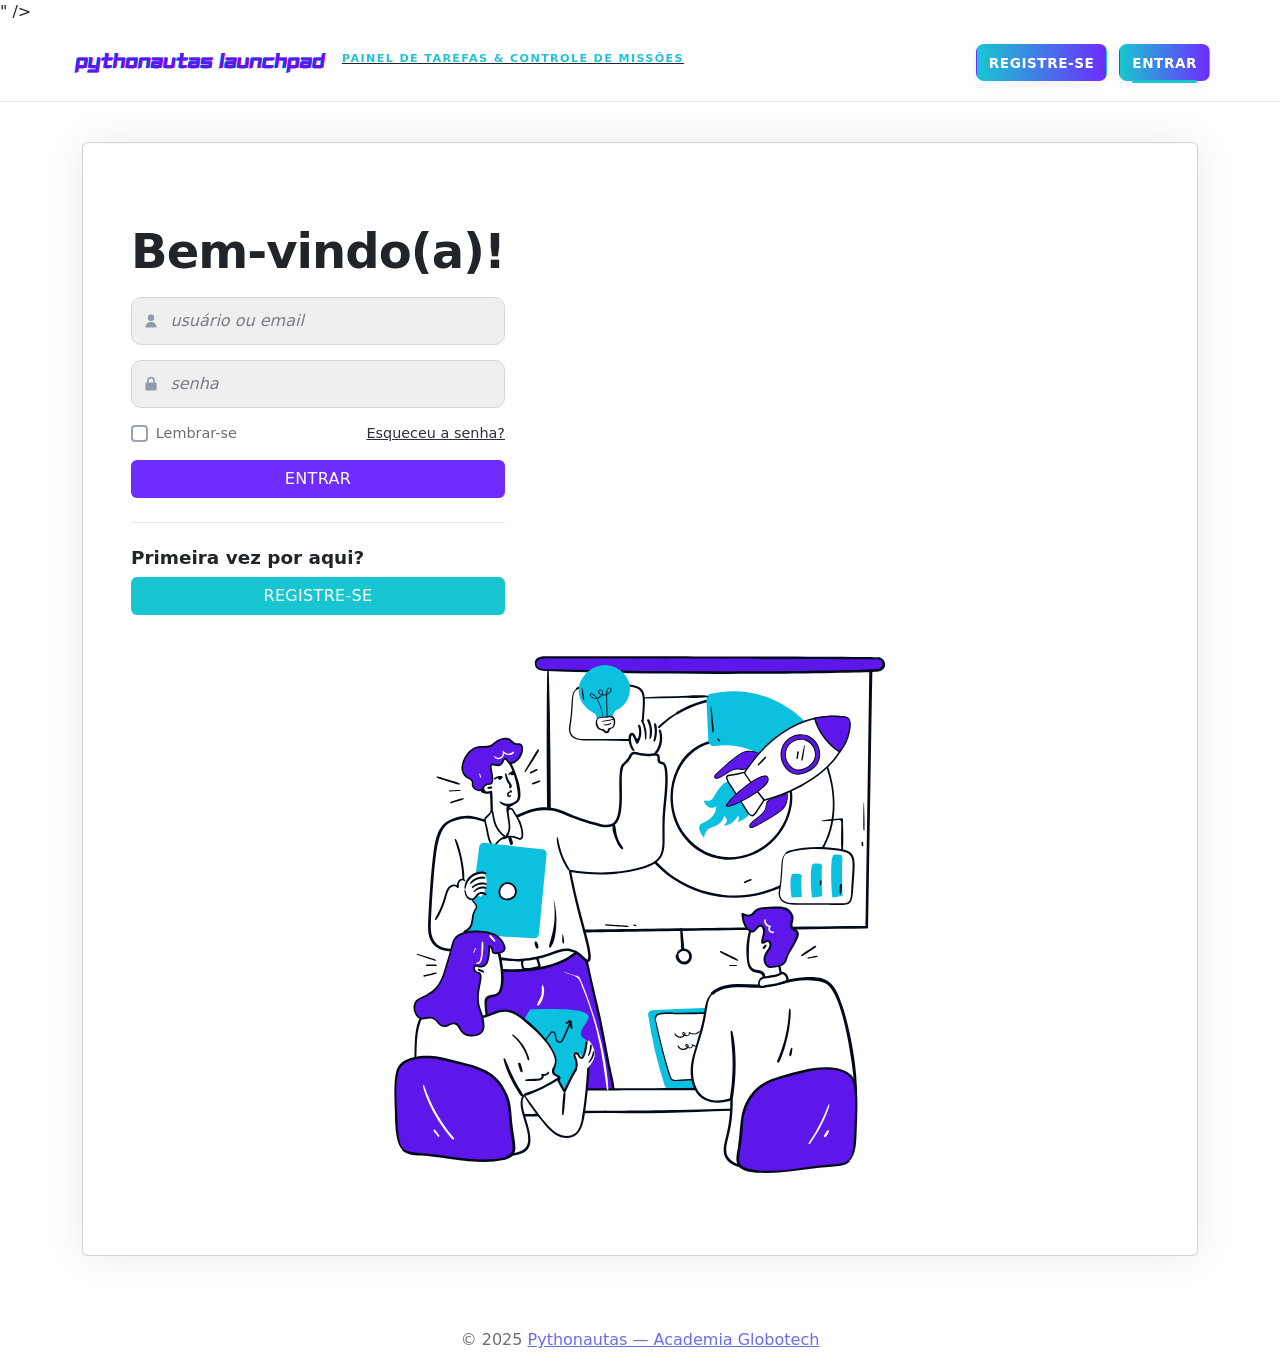
<file: index.html>
<!doctype html>
<html lang="pt-BR">
  <head>
    <meta charset="utf-8" />
    <meta name="viewport" content="width=device-width, initial-scale=1" />
    <title>Pythonautas Launchpad</title>
  <link rel="icon" href="assets/icon.svg" type="image/svg+xml  <script src="js/index.js"></script>" />
  <link rel="stylesheet" href="css/styles.css" />
  <link rel="stylesheet" href="https://cdn.jsdelivr.net/npm/bootstrap@5.0.2/dist/css/bootstrap.min.css"
  integrity="sha384-EVSTQN3/azprG1Anm3QDgpJLIm9Nao0Yz1ztcQTwFspd3yD65VohhpuuCOmLASjC" crossorigin="anonymous">
  </head>
  <body>
    <header class="site" role="banner">
      <div class="container">
        <a class="brand" href="index.html" aria-label="Início - Pythonautas Launchpad">
          <img class="logo" src="assets/logo.svg" alt="Pythonautas Launchpad" />
          <div class="brand-text">
            <strong class="title">Pythonautas Launchpad</strong>
            <span class="tagline">PAINEL DE TAREFAS &amp; CONTROLE DE MISSÕES</span>
          </div>
        </a>
        <nav aria-label="primária">
          <ul class="nav">
            <li><a href="novo-usuario.html" class="btn" >Registre-se</a></li>
            <li><a href="index.html" aria-current="page" class="btn">Entrar</a></li>
          </ul>
        </nav>
      </div>
    </header>

    <!-- CONTEÚDO -->
    <main id="conteudo" class="site-main">
      <div class="container">
        <section class="card card--home" aria-label="Acessar ou criar conta">
          <!-- Coluna esquerda: formulário -->
          <div class="card-col card-col--form">
            <h1>Bem-vindo(a)!</h1>

            <form action="dashboard.html" method="get" novalidate>
              <div class="field">
                <label for="usuario" class="sr-only">Usuário</label>
                <input
                  type="text"
                  id="usuario"
                  name="usuario"
                  placeholder="usuário ou email"
                  required
                />
              </div>

              <div class="field">
                <label for="senha" class="sr-only">Senha</label>
                <input
                  type="password"
                  id="senha"
                  name="senha"
                  placeholder="senha"
                  required
                />
              </div>

              <div class="helper">
                <label><input type="checkbox" /> Lembrar-se</label>
                <a href="#">Esqueceu a senha?</a>
              </div>

              <div class="actions">
                <button type="submit" class="btn primary">Entrar</button>
              </div>
            </form>

            <div class="divider" role="presentation"></div>

            <h2>Primeira vez por aqui?</h2>
            <form action="novo-usuario.html" method="get">
              <button type="submit" class="btn secondary">Registre-se</button>
            </form>
          </div>

          <!-- Coluna direita: ilustração -->
          <div class="card-col card-col--side" aria-hidden="true">
            <figure>
              <img src="assets/launchpad-illustration.svg" alt="" />
            </figure>
          </div>
        </section>
      </div>
    </main>

    <footer class="site" role="contentinfo">
      <div class="container">
        <p>© 2025 <a href="https://github.com/falk-dev/projeto-v-globotech" target="_blank" rel="noopener">Pythonautas — Academia Globotech</a></p>
      </div>
    </footer>
    <script src="js/index.js"></script>
  </body>
</html>
</file>
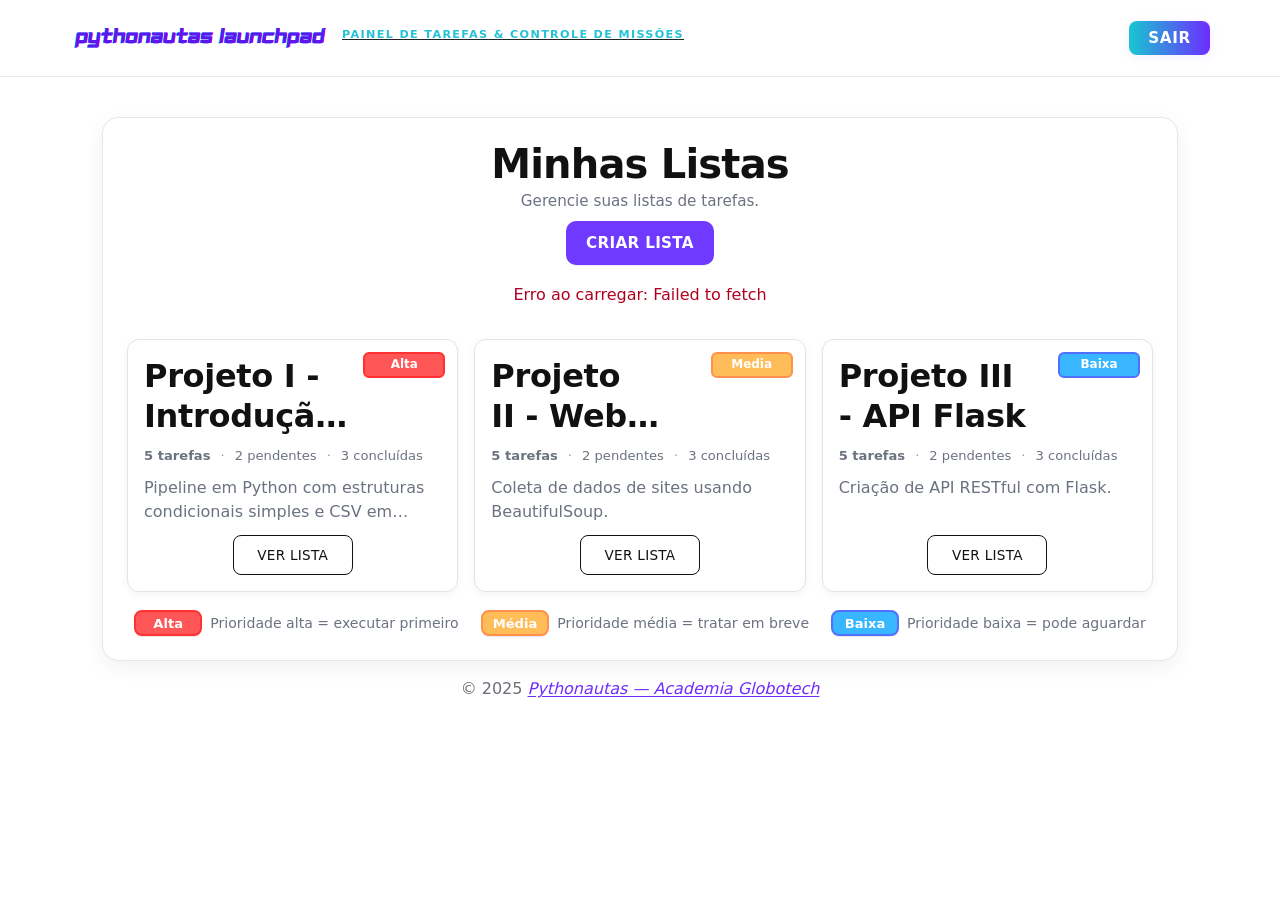
<file: dashboard.html>
<!doctype html>
<html lang="pt-BR">
<head>
  <meta charset="utf-8" />
  <meta name="viewport" content="width=device-width, initial-scale=1" />
  <title>Minhas Listas — Pythonautas Launchpad</title>
  <link rel="icon" href="assets/favicon.svg" type="image/svg+xml" />
  <link rel="stylesheet" href="css/dashboard.css" />
  <link rel="stylesheet" href="https://cdn.jsdelivr.net/npm/bootstrap@5.0.2/dist/css/bootstrap.min.css"
    integrity="sha384-EVSTQN3/azprG1Anm3QDgpJLIm9Nao0Yz1ztcQTwFspd3yD65VohhpuuCOmLASjC" crossorigin="anonymous">
</head>
<body>

  <!-- HEADER GLOBAL -->
  <header class="site" role="banner">
    <div class="container">
      <a class="brand" href="index.html" aria-label="Página inicial — Pythonautas Launchpad">
        <img class="logo" src="assets/logo.svg" alt="Pythonautas Launchpad" />
        <div class="brand-text">
          <strong class="title">Pythonautas Launchpad</strong>
          <span class="tagline">PAINEL DE TAREFAS &amp; CONTROLE DE MISSÕES</span>
        </div>
      </a>
      <nav aria-label="Menu principal">
        <ul class="navv">
          <li><a href="index.html">SAIR</a></li>
        </ul>
      </nav>
    </div>
  </header>

  <main id="conteudo" class="site-main">
    <div class="container">

      <section class="panel panel--dashboard">
        <div class="dashboard-toolbar">
          <div>
            <h1>Minhas Listas</h1>
            <p class="subtitle">Gerencie suas listas de tarefas.</p>
          </div>
          <a class="btn primary" href="nova-lista.html">CRIAR LISTA</a>
        </div>

        <section class="dashboard-lists" aria-label="Listas de tarefas">

          <!-- PROJETOS -->
          <article class="card dashboard-list-card"
                   data-total="12" data-pendentes="3" data-concluidas="9" data-prioridade="baixa">
            <span class="badge badge--prio badge--baixa">Baixa</span>
            <h2 class="dashboard-list-card__title">
              <a href="lista.html">Projeto I - Introdução a Python</a>
            </h2>
            <div class="badges-inline">
              <a class="meta-link" href="lista.html#todas"><strong>12</strong> tarefas</a>
              <span class="dot">·</span>
              <a class="meta-link" href="lista.html#pendentes"><strong>3</strong> pendentes</a>
              <span class="dot">·</span>
              <a class="meta-link" href="lista.html#concluidas"><strong>9</strong> concluídas</a>
            </div>
            <p class="dashboard-list-card__desc">
              Pipeline em Python com estruturas condicionais simples e CSV em memória.
            </p>
            <a class="btn secondary" href="lista.html">VER LISTA</a>
          </article>

          <article class="card dashboard-list-card"
                   data-total="18" data-pendentes="0" data-concluidas="18" data-prioridade="baixa">
            <span class="badge badge--prio badge--baixa">Baixa</span>
            <h2 class="dashboard-list-card__title">
              <a href="lista.html">Projeto II - Programação Orientada a Objetos</a>
            </h2>
            <div class="badges-inline">
              <a class="meta-link" href="lista.html#todas"><strong>18</strong> tarefas</a>
              <span class="dot">·</span>
              <a class="meta-link" href="lista.html#pendentes"><strong>0</strong> pendentes</a>
              <span class="dot">·</span>
              <a class="meta-link" href="lista.html#concluidas"><strong>18</strong> concluídas</a>
            </div>
            <p class="dashboard-list-card__desc">
              Foco em POO, classes e na criação de funções mais complexas.
            </p>
            <a class="btn secondary" href="lista.html">VER LISTA</a>
          </article>

          <article class="card dashboard-list-card"
                   data-total="9" data-pendentes="1" data-concluidas="8" data-prioridade="media">
            <span class="badge badge--prio badge--media">Média</span>
            <h2 class="dashboard-list-card__title">
              <a href="lista.html">Projeto III - Algoritmos e Estruturas</a>
            </h2>
            <div class="badges-inline">
              <a class="meta-link" href="lista.html#todas"><strong>9</strong> tarefas</a>
              <span class="dot">·</span>
              <a class="meta-link" href="lista.html#pendentes"><strong>1</strong> pendente</a>
              <span class="dot">·</span>
              <a class="meta-link" href="lista.html#concluidas"><strong>8</strong> concluídas</a>
            </div>
            <p class="dashboard-list-card__desc">
              Implementação de fila, árvore de busca, ordenação e complexidade.
            </p>
            <a class="btn secondary" href="lista.html">VER LISTA</a>
          </article>

          <article class="card dashboard-list-card"
                   data-total="12" data-pendentes="3" data-concluidas="9" data-prioridade="alta">
            <span class="badge badge--prio badge--alta">Alta</span>
            <h2 class="dashboard-list-card__title">
              <a href="lista.html">Projeto IV - Banco de Dados</a>
            </h2>
            <div class="badges-inline">
              <a class="meta-link" href="lista.html#todas"><strong>12</strong> tarefas</a>
              <span class="dot">·</span>
              <a class="meta-link" href="lista.html#pendentes"><strong>3</strong> pendentes</a>
              <span class="dot">·</span>
              <a class="meta-link" href="lista.html#concluidas"><strong>9</strong> concluídas</a>
            </div>
            <p class="dashboard-list-card__desc">
              Modelagem de dados (MER/DER), SQL com SGBDs e persistência relacional.
            </p>
            <a class="btn secondary" href="lista.html">VER LISTA</a>
          </article>

          <article class="card dashboard-list-card"
                   data-total="10" data-pendentes="8" data-concluidas="2" data-prioridade="media">
            <span class="badge badge--prio badge--media">Média</span>
            <h2 class="dashboard-list-card__title">
              <a href="lista.html">Projeto V - Front-end Estático</a>
            </h2>
            <div class="badges-inline">
              <a class="meta-link" href="lista.html#todas"><strong>10</strong> tarefas</a>
              <span class="dot">·</span>
              <a class="meta-link" href="lista.html#pendentes"><strong>8</strong> pendentes</a>
              <span class="dot">·</span>
              <a class="meta-link" href="lista.html#concluidas"><strong>2</strong> concluídas</a>
            </div>
            <p class="dashboard-list-card__desc">
              Aplicação de conceitos de HTML5 e CSS3 na construção de páginas web.
            </p>
            <a class="btn secondary" href="lista.html">VER LISTA</a>
          </article>

          <article class="card dashboard-list-card"
                   data-total="8" data-pendentes="2" data-concluidas="6" data-prioridade="media">
            <span class="badge badge--prio badge--media">Média</span>
            <h2 class="dashboard-list-card__title">
              <a href="lista.html">Projeto VI - Integração &amp; Deploy</a>
            </h2>
            <div class="badges-inline">
              <a class="meta-link" href="lista.html#todas"><strong>8</strong> tarefas</a>
              <span class="dot">·</span>
              <a class="meta-link" href="lista.html#pendentes"><strong>2</strong> pendentes</a>
              <span class="dot">·</span>
              <a class="meta-link" href="lista.html#concluidas"><strong>6</strong> concluídas</a>
            </div>
            <p class="dashboard-list-card__desc">
              Automação de build, versionamento e publicação contínua.
            </p>
            <a class="btn secondary" href="lista.html">VER LISTA</a>
          </article>
          <!-- /PROJETOS -->

        </section>


          <!-- legenda (fica DEPOIS dos cards) -->
          <section class="legend" aria-label="Legenda de prioridades">
            <ul class="legend__list" role="list">
              <li class="legend__item" role="listitem">
                <span class="legend__badge legend__badge--alta">Alta</span>
                <span class="legend__text">Prioridade alta = executar primeiro</span>
              </li>
              <li class="legend__item" role="listitem">
                <span class="legend__badge legend__badge--media">Média</span>
                <span class="legend__text">Prioridade média = tratar em breve</span>
              </li>
              <li class="legend__item" role="listitem">
                <span class="legend__badge legend__badge--baixa">Baixa</span>
                <span class="legend__text">Prioridade baixa = pode aguardar</span>
              </li>
            </ul>
          </section>
        </section>
      
      </section>

    </div>
  </main>

  <!-- FOOTER GLOBAL -->
  <footer class="site" role="contentinfo">
    <div class="container">
      <p>© 2025 <a class="brand-link" href="https://github.com/falk-dev/projeto-v-globotech" target="_blank" rel="noopener">Pythonautas — Academia Globotech</a></p>
    </div>
  </footer>
  
<script src="js/dashboard.js"></script>

</body>
</html>
</file>
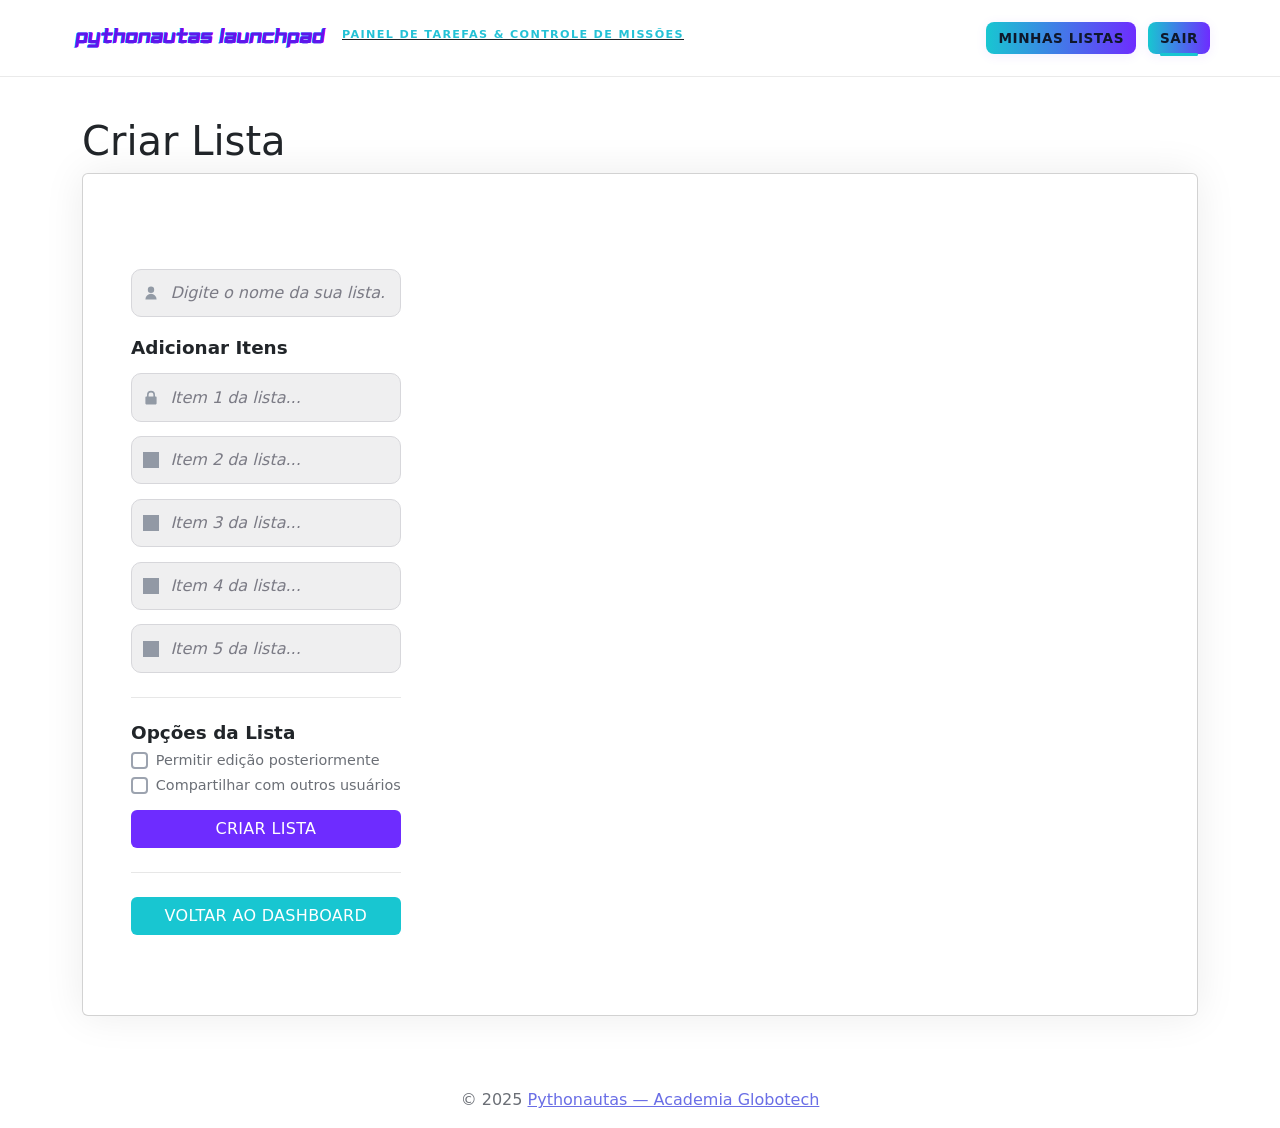
<file: nova-lista.html>
<!doctype html>
<html lang="pt-BR">
  <head>
    <meta charset="utf-8" />
    <meta name="viewport" content="width=device-width, initial-scale=1" />
    <title>Pythonautas Launchpad</title>
    <link rel="icon" href="assets/favicon.svg" type="image/svg+xml" />
  <link rel="stylesheet" href="css/styles.css" />
    <link href="https://cdn.jsdelivr.net/npm/bootstrap@5.0.2/dist/css/bootstrap.min.css" rel="stylesheet"
    integrity="sha384-EVSTQN3/azprG1Anm3QDgpJLIm9Nao0Yz1ztcQTwFspd3yD65VohhpuuCOmLASjC" crossorigin="anonymous">
  </head>
  <body>
    <header class="site" role="banner">
      <div class="container">
        <a class="brand" href="index.html" aria-label="Criar Lista - Pythonautas Launchpad">
          <img class="logo" src="assets/logo.svg" alt="Pythonautas Launchpad" />
          <div class="brand-text">
            <strong class="title">Pythonautas Launchpad</strong>
            <span class="tagline">PAINEL DE TAREFAS &amp; CONTROLE DE MISSÕES</span>
          </div>
        </a>
        <nav aria-label="primária">
          <ul class="nav">
            <li><a href="dashboard.html">Minhas Listas</a></li>
            <li><a href="index.html" aria-current="page">Sair</a></li>
          </ul>
        </nav>
      </div>
    </header>

    <main id="conteudo" class="site-main">
      <div class="container">
        <h1>Criar Lista</h1>
        <!-- CONTEÚDO ESPECÍFICO DA PÁGINA -->
        <div class="card">
          <div class="card-col--form">
            <!-- Formulário para criar a lista -->
            <form>
              <div class="field">
                <input type="text" id="nomeListaInput" placeholder="Digite o nome da sua lista..." maxlength="50" required>
              </div>
              
              <h2>Adicionar Itens</h2>
              
              <div class="field">
                <input type="text" placeholder="Item 1 da lista..." maxlength="100">
              </div>
              
              <div class="field">
                <input type="text" placeholder="Item 2 da lista..." maxlength="100">
              </div>
              
              <div class="field">
                <input type="text" placeholder="Item 3 da lista..." maxlength="100">
              </div>
              
              <div class="field">
                <input type="text" placeholder="Item 4 da lista..." maxlength="100">
              </div>
              
              <div class="field">
                <input type="text" placeholder="Item 5 da lista..." maxlength="100">
              </div>
              
              <div class="divider"></div>
              
              <h2>Opções da Lista</h2>
              
              <div class="helper">
                <label>
                  <input type="checkbox" name="permitir-edicao">
                  Permitir edição posteriormente
                </label>
              </div>
              
              <div class="helper">
                <label>
                  <input type="checkbox" name="compartilhar">
                  Compartilhar com outros usuários
                </label>
              </div>
              
              <div class="actions">
                <button type="submit" class="btn primary">Criar Lista</button>
              </div>
              
              <div class="divider"></div>
              
              <div class="actions">
                <button type="button" class="btn secondary" onclick="window.location.href='dashboard.html'">Voltar ao Dashboard</button>
              </div>
            </form>
          </div>
        </div>
         
      </div>
    </main>

    <footer class="site" role="contentinfo">
      <div class="container">
        <p>© 2025 <a href="https://github.com/falk-dev/projeto-v-globotech" target="_blank" rel="noopener">Pythonautas — Academia Globotech</a></p>
      </div>
    </footer>
    
    <script src="js/nova-lista.js"></script>
  </body>
</html>
</file>
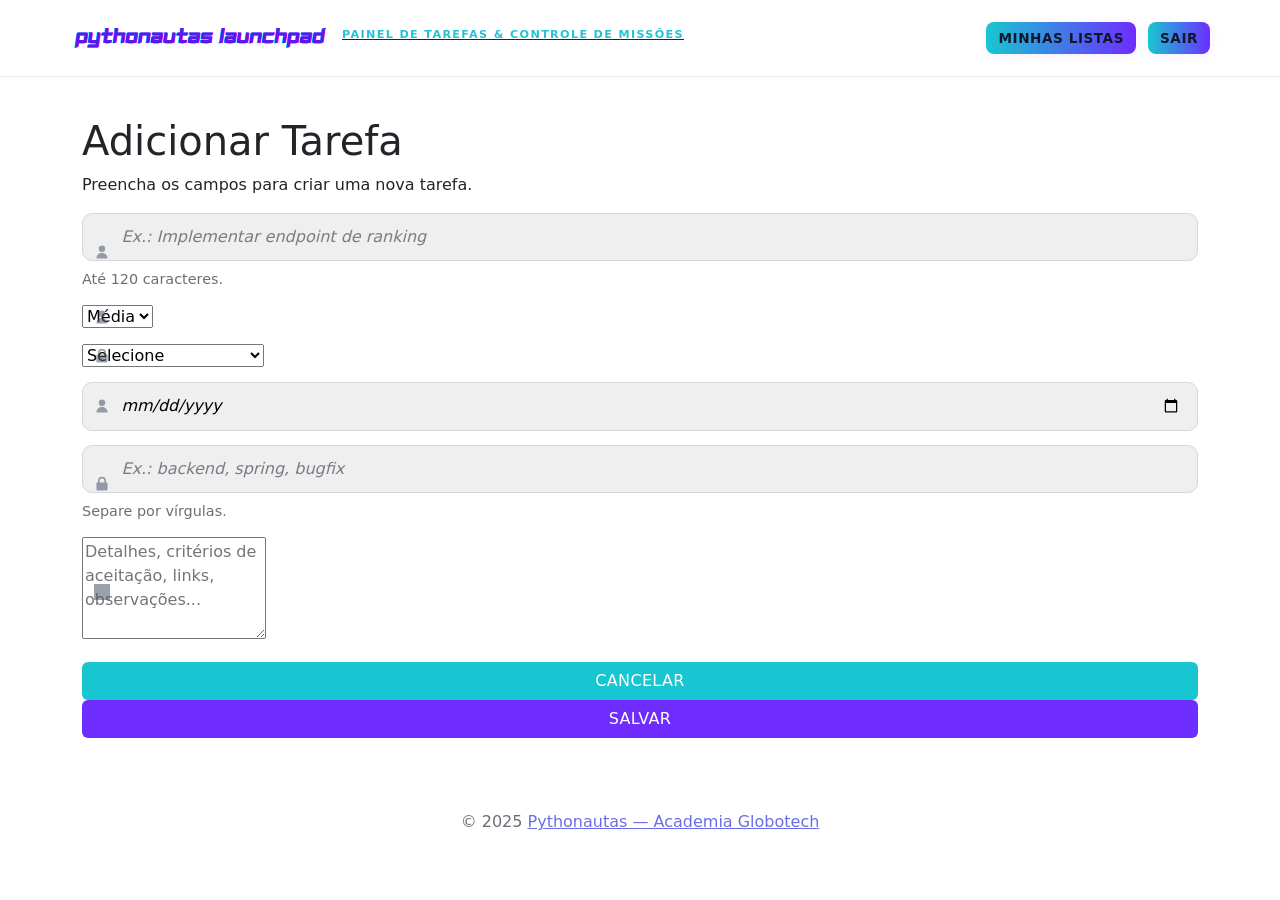
<file: nova-tarefa.html>
<!doctype html>
<html lang="pt-BR">

<head>
  <meta charset="utf-8" />
  <meta name="viewport" content="width=device-width, initial-scale=1" />
  <title>Adicionar Tarefa — Pythonautas Launchpad</title>
  <link rel="icon" href="assets/favicon.svg" type="image/svg+xml" />
  <link rel="stylesheet" href="css/nova-tarefa.css" />
  <link href="https://cdn.jsdelivr.net/npm/bootstrap@5.0.2/dist/css/bootstrap.min.css" rel="stylesheet"
    integrity="sha384-EVSTQN3/azprG1Anm3QDgpJLIm9Nao0Yz1ztcQTwFspd3yD65VohhpuuCOmLASjC" crossorigin="anonymous">
</head>

<body>

  <!-- header global que você já usa -->
  <header class="site" role="banner">
    <div class="container">
      <a class="brand" href="index.html" aria-label="Página inicial — Pythonautas Launchpad">
        <img class="logo" src="assets/logo.svg" alt="Pythonautas Launchpad" />
        <div class="brand-text">
          <strong class="title">Pythonautas Launchpad</strong>
          <span class="tagline">PAINEL DE TAREFAS &amp; CONTROLE DE MISSÕES</span>
        </div>
      </a>

      <nav aria-label="primária">
        <ul class="nav">
          <li><a href="dashboard.html">Minhas Listas</a></li>
          <li><a href="index.html">Sair</a></li>
        </ul>
      </nav>
    </div>
  </header>

  <!-- conteúdo da página de nova tarefa -->
  <main id="conteudo" class="site-main task-page">
    <div class="container">

      <header class="task-header">
        <h1>Adicionar Tarefa</h1>
        <p class="page-subtitle">Preencha os campos para criar uma nova tarefa.</p>
      </header>

      <section class="form-card" role="region" aria-labelledby="titulo-form">
        <h2 id="titulo-form" class="sr-only">Formulário</h2>

        <form class="task-form" action="#" method="post" novalidate>
          <!-- título -->
          <div class="field">
            <label class="sr-only" for="titulo">Título</label>
            <input id="titulo" name="titulo" type="text" placeholder="Ex.: Implementar endpoint de ranking"
              maxlength="120" required />
            <small class="helper">Até 120 caracteres.</small>
          </div>

          <!-- grid com prioridade e responsável -->
          <div class="grid-2">
            <div class="field">
              <label class="sr-only" for="prioridade">Prioridade</label>
              <select id="prioridade" name="prioridade" aria-label="Prioridade" required>
                <option value="alta">Alta</option>
                <option value="media" selected>Média</option>
                <option value="baixa">Baixa</option>
              </select>
            </div>

            <div class="field">
              <label class="sr-only" for="responsavel">Responsável</label>
              <select id="responsavel" name="responsavel" aria-label="Responsável">
                <option value="" disabled selected>Selecione</option>
                <option>Alice Ochoa</option>
                <option>Gabriela Raposo</option>
                <option>Mychelle Ketlen</option>
                <option>Isabela Maia</option>
                <option>William de Almeida</option>
                <option>Rafael Menezes</option>
                <option>Equipe Pythonautas</option>
              </select>
            </div>
          </div>

          <!-- grid com data limite e tags-->
          <div class="grid-2">
            <div class="field">
              <label class="sr-only" for="dataLimite">Data limite</label>
              <input id="dataLimite" name="dataLimite" type="date" />
            </div>

            <div class="field">
              <label class="sr-only" for="tags">Tags</label>
              <input id="tags" name="tags" type="text" placeholder="Ex.: backend, spring, bugfix" />
              <small class="helper">Separe por vírgulas.</small>
            </div>
          </div>

          <!-- descrição -->
          <div class="field">
            <label class="sr-only" for="descricao">Descrição</label>
            <textarea id="descricao" name="descricao" rows="4"
              placeholder="Detalhes, critérios de aceitação, links, observações..."></textarea>
          </div>

          <!-- ações -->
          <div class="actions">
            <a class="btn secondary" href="dashboard.html" role="button">Cancelar</a>
            <button class="btn primary" type="submit">Salvar</button>
          </div>
        </form>
      </section>
    </div>
  </main>

  <!-- footer global que você já usa -->
  <footer class="site" role="contentinfo">
    <div class="container">
      <p>© 2025 <a href="https://github.com/falk-dev/projeto-v-globotech" target="_blank" rel="noopener">Pythonautas —
          Academia Globotech</a></p>
    </div>
  </footer>
  <script src="js/nova-tarefa.js"></script>
</body>

</html>
</file>
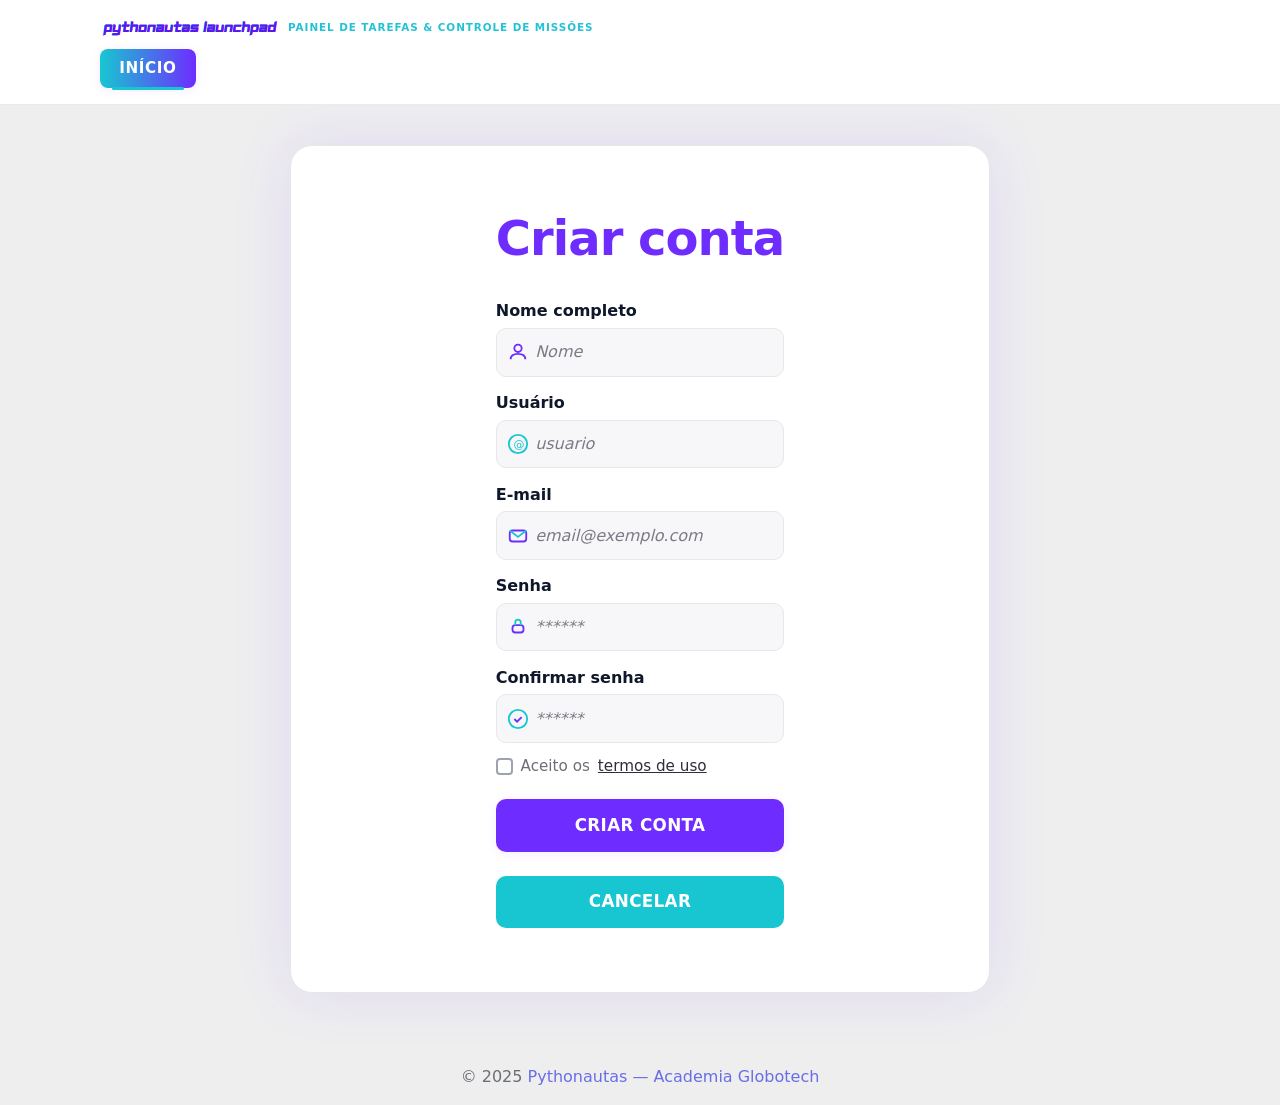
<file: novo-usuario.html>
<!doctype html>
<html lang="pt-BR">
  <head>
    <meta charset="utf-8" />
    <meta name="viewport" content="width=device-width, initial-scale=1" />
    <title>Pythonautas Launchpad</title>
    <link rel="icon" href="assets/icon.svg" type="image/svg+xml" />
    <!-- bootstrap -->
    <link rel="stylesheet" href="https://cdn.jsdelivr.net/npm/bootstrap@5.3.3/dist/css/bootstrap.min.css" 
      integrity="sha384-QWTKZyjpPEjISv5WaRU9OFeRpok6YctnYmDr5pNlyT2bRjXh0JMhjY6hW+ALEwIH" 
      crossorigin="anonymous">
    <link rel="stylesheet" href="css/styles.css" />
    <link rel="stylesheet" href="css/novo-usuario.css" />
  
    <meta name="description" content="Painel de tarefas e controle de missões para desenvolvedores Python." />
  </head>
  <body>
    <header class="site" role="banner">
      <div class="container">
        <a class="brand" href="index.html" aria-label="Início - Pythonautas Launchpad">
          <img class="logo" src="assets/logo.svg" alt="Pythonautas Launchpad" />
          <div class="brand-text">
            <strong class="title">Pythonautas Launchpad</strong>
            <span class="tagline">PAINEL DE TAREFAS &amp; CONTROLE DE MISSÕES</span>
          </div>
        </a>
        <nav aria-label="primária">
          <ul class="nav">
            <li><a href="index.html" aria-current="page" class="btn">Início</a></li>
          </ul>
        </nav>
      </div>
    </header>

    <main id="conteudo" class="site-main">
      <div class="container">
        <section class="card" aria-label="Criar conta">
          <div class="card-col card-col--form">
            <h1>Criar conta</h1>

      <!-- Formulário com action apontando para dashboard.html -->
            <form id="form-criar-conta" 
                  action="dashboard.html" 
                  novalidate>

              <div class="field">
                <label for="nome">Nome completo <span class="sr-only">(obrigatório)</span></label>
                <div class="input-icon-wrapper">
                  <span class="input-icon">
                    <!-- ícone de usuário -->
                    <svg width="22" height="22" fill="none" viewBox="0 0 24 24"><circle cx="12" cy="8" r="4" stroke="#6e2cff" stroke-width="2"/><path d="M4 20c0-3.333 2.667-6 8-6s8 2.667 8 6" stroke="#6e2cff" stroke-width="2"/></svg>
                  </span>
                  <input type="text" id="nome" name="nome" placeholder="Nome " required minlength="5" autocomplete="name" />
                </div>
                <div class="error-message" id="nome-error"></div>
              </div>

              <div class="field">
                <label for="usuario">Usuário <span class="sr-only">(obrigatório)</span></label>
                <div class="input-icon-wrapper">
                  <span class="input-icon">
                    <!-- ícone de @ -->
                    <svg width="22" height="22" fill="none" viewBox="0 0 24 24"><circle cx="12" cy="12" r="10" stroke="#18c6d1" stroke-width="2"/><text x="7" y="16" font-size="12" fill="#18c6d1">@</text></svg>
                  </span>
                  <input type="text" id="usuario" name="usuario" placeholder="usuario" required pattern="[A-Za-z0-9_]{4,20}" autocomplete="username" />
                </div>
                <div class="error-message" id="usuario-error"></div>
              </div>

              <div class="field">
                <label for="email">E-mail <span class="sr-only">(obrigatório)</span></label>
                <div class="input-icon-wrapper">
                  <span class="input-icon">
                    <!-- ícone de e-mail -->
                    <svg width="22" height="22" fill="none" viewBox="0 0 24 24"><rect x="3" y="6" width="18" height="12" rx="3" stroke="#6e2cff" stroke-width="2"/><path d="M3 6l9 7 9-7" stroke="#18c6d1" stroke-width="2"/></svg>
                  </span>
                  <input type="email" id="email" name="email" placeholder="email@exemplo.com" required autocomplete="email" />
                </div>
                <div class="error-message" id="email-error"></div>
              </div>

              <div class="field">
                <label for="senha">Senha <span class="sr-only">(obrigatório)</span></label>
                <div class="input-icon-wrapper">
                  <span class="input-icon">
                    <!-- ícone de cadeado -->
                    <svg width="22" height="22" fill="none" viewBox="0 0 24 24"><rect x="6" y="10" width="12" height="8" rx="3" stroke="#6e2cff" stroke-width="2"/><path d="M9 10V7a3 3 0 1 1 6 0v3" stroke="#18c6d1" stroke-width="2"/></svg>
                  </span>
                  <input type="password" id="senha" name="senha" placeholder="******" required minlength="6" autocomplete="new-password" />
                </div>
                <div class="error-message" id="senha-error"></div>
              </div>

              <div class="field">
                <label for="confirmar">Confirmar senha <span class="sr-only">(obrigatório)</span></label>
                <div class="input-icon-wrapper">
                  <span class="input-icon">
                    <!-- ícone de confirmação -->
                    <svg width="22" height="22" fill="none" viewBox="0 0 24 24"><circle cx="12" cy="12" r="10" stroke="#18c6d1" stroke-width="2"/><path d="M8 12l3 3 5-5" stroke="#6e2cff" stroke-width="2"/></svg>
                  </span>
                  <input type="password" id="confirmar" name="confirmar" placeholder="******" required autocomplete="new-password" />
                </div>
                <div class="error-message" id="confirmar-error"></div>
              </div>

              <div class="helper">
                <label><input type="checkbox" id="termos" name="termos" required /> Aceito os <a href="termos.html" target="_blank" rel="noopener">termos de uso</a></label>
              </div>

              <div class="actions">
                <button type="submit" class="btn primary">Criar conta</button>
              </div>
            </form>
            <div class="actions">
              <form action="index.html" method="get">
                <button type="submit" class="btn secondary">Cancelar</button>
              </form>
            </div>
          </div>
        </section>
      </div>
    </main>

    <footer class="site" role="contentinfo">
      <div class="container">
        <p>© 2025 <a href="https://github.com/falk-dev/projeto-v-ada-globotech" target="_blank" rel="noopener">Pythonautas — Academia Globotech</a></p>
      </div>
    </footer>

    <script src="js/novo-usuario.js"></script>

  </body>
</html>
</file>
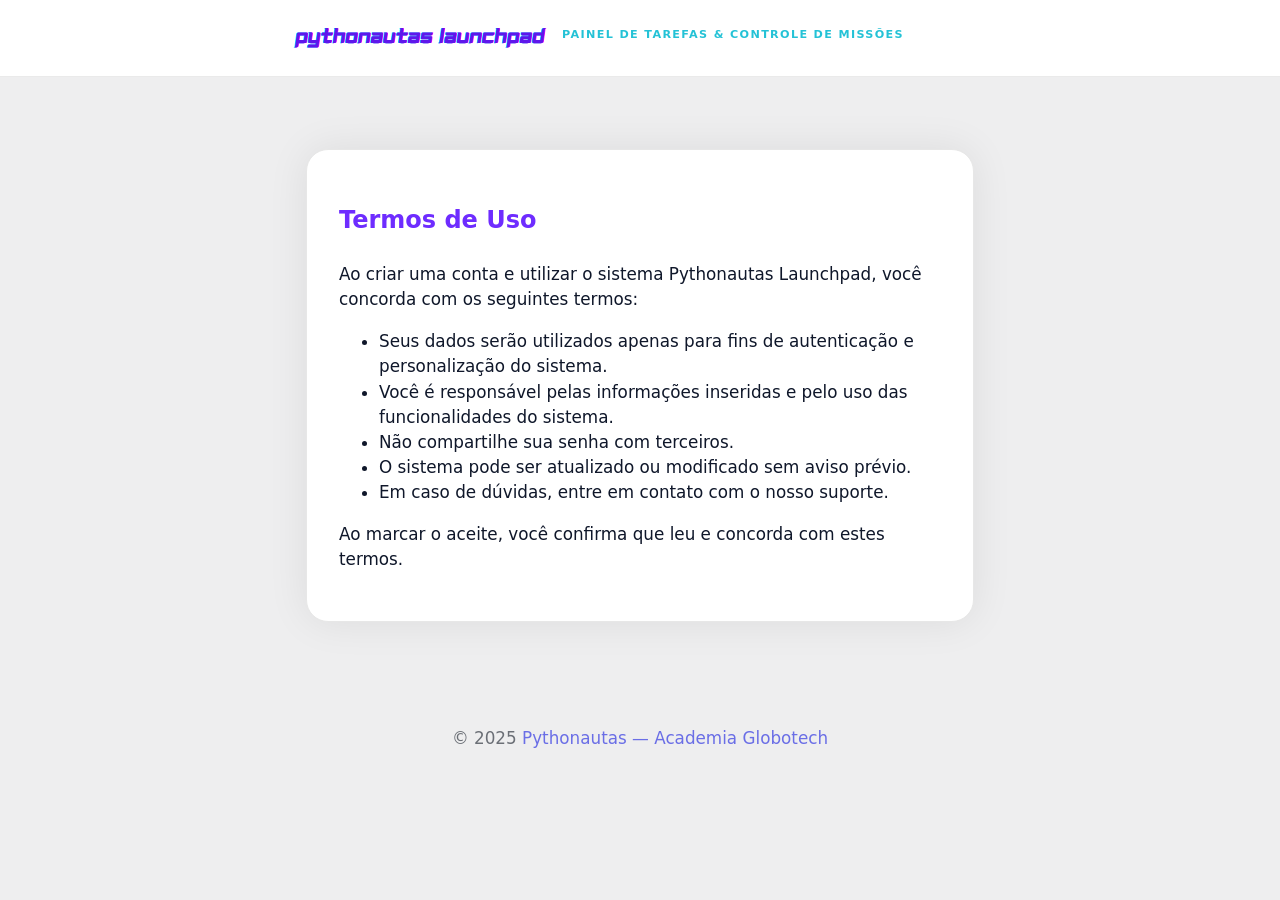
<file: termos.html>
<!doctype html>
<html lang="pt-BR">
<head>
  <meta charset="utf-8" />
  <meta name="viewport" content="width=device-width, initial-scale=1" />
  <title>Termos de Uso — Pythonautas Launchpad</title>
  <link rel="icon" href="assets/favicon.svg" type="image/svg+xml" />
  <link rel="stylesheet" href="/css/styles.css" />
  <style>
    .container { max-width: 700px; margin-inline: auto; padding: 2rem 1rem; }
    h1 { color: var(--purple); margin-bottom: 1.5rem; }
    .card { padding: 2rem; }
    p, li { color: var(--text); font-size: 1.05rem; }
  </style>
</head>
<body>
  <header class="site" role="banner">
    <div class="container">
      <a class="brand" href="index.html" aria-label="Página inicial — Pythonautas Launchpad">
        <img class="logo" src="assets/logo.svg" alt="Pythonautas Launchpad" />
        <div class="brand-text">
          <strong class="title">Pythonautas Launchpad</strong>
          <span class="tagline">PAINEL DE TAREFAS &amp; CONTROLE DE MISSÕES</span>
        </div>
      </a>
    </div>
  </header>
  <main class="site-main">
    <div class="container">
      <section class="card">
        <h1>Termos de Uso</h1>
        <p>Ao criar uma conta e utilizar o sistema Pythonautas Launchpad, você concorda com os seguintes termos:</p>
        <ul>
          <li>Seus dados serão utilizados apenas para fins de autenticação e personalização do sistema.</li>
          <li>Você é responsável pelas informações inseridas e pelo uso das funcionalidades do sistema.</li>
          <li>Não compartilhe sua senha com terceiros.</li>
          <li>O sistema pode ser atualizado ou modificado sem aviso prévio.</li>
          <li>Em caso de dúvidas, entre em contato com o nosso suporte.</li>
        </ul>
        <p>Ao marcar o aceite, você confirma que leu e concorda com estes termos.</p>
      </section>
    </div>
  </main>
  <footer class="site" role="contentinfo">
    <div class="container">
      <p>© 2025 <a class="brand-link" href="https://github.com/falk-dev/projeto-v-globotech" target="_blank" rel="noopener">Pythonautas — Academia Globotech</a></p>
    </div>
  </footer>
</body>
</html>
</file>
<file: css/styles.css>
/* Estilo para botões de navegação principais (Início, Registre-se) */
.nav {
  display: flex;
  gap: .75rem;
  list-style: none;
  margin: 0;
  padding: 0;
  align-items: center;
}

.nav li {
  margin: 0;
  
}

.nav a {
  color: var(--purple-dark, #4f1ed8);
  text-transform: uppercase;
  font-weight: 800;
  font-size: .95rem;
  padding: .5rem 1.2rem;
  border-radius: 8px;
  background: linear-gradient(90deg, var(--teal, #18c6d1) 0%, var(--purple, #6e2cff) 100%);
  box-shadow: 0 2px 12px rgba(110,44,255,.08);
  transition: background .2s, color .2s, box-shadow .2s;
  text-decoration: none;
  letter-spacing: .04em;
}

.nav a.btn{
  color: #fff;
}

.nav a:hover {
  background: var(--purple-dark, #4f1ed8);
  color: #fff;
  box-shadow: 0 4px 16px rgba(110,44,255,.15);
  text-decoration: underline;
}

@media (max-width: 600px) {
  .nav {
    justify-content: flex-end;
    font-size: .85rem;
  }
  .nav a {
    padding: .4rem .7rem;
    font-size: .85rem;
  }
}
/* ===========================
   Reset
   =========================== */
:root{
  /* cores base */
  --page: #eeeeef;     /* fundo cinza */
  --panel: #ffffff;    /* card */
  --text: #0f172a;
  --muted: #6b6f76;
  --border: #e7e7e7;

  /* marca */
  --purple: #6e2cff;
  --purple-dark: #4f1ed8;
  --teal: #18c6d1;

  /* UI */
  --radius: 22px;
  --container: 1080px;

  /* tipografia */
  --font-sans: ui-sans-serif, system-ui, -apple-system, "Segoe UI",
              Roboto, "Helvetica Neue", Arial, "Noto Sans", "Liberation Sans";

  --lh: 1.5;
}

*,
*::before,
*::after { box-sizing: border-box; }

html { -webkit-text-size-adjust: 100%; }

body {
  margin: 0;
  background: var(--page);
  color: var(--text);
  font: 16px/var(--lh) var(--font-sans);
  text-rendering: optimizeLegibility;
}
img { max-width: 100%; height: auto; display: block; }
a { color: var(--text); text-decoration: none; }

a:hover { text-decoration: underline; }


/* utilitário de acessibilidade: label invisível, ainda lido por leitores de tela */
.sr-only{
  position:absolute !important; width:1px; height:1px; padding:0; margin:-1px;
  overflow:hidden; clip:rect(0,0,0,0); white-space:nowrap; border:0;

}

/* ===========================
   Layout geral
   =========================== */
.container { width: min(100% - 2rem, var(--container)); margin-inline: auto; }
.site-main { padding: 2.5rem 0 3.5rem; }


/* Header branco com tagline teal em caps */
header.site{
  background:#fff; border-bottom:1px solid #eaeaea;
  position: sticky; top:0; z-index:20;
  padding: .5rem 0;
}
header.site .container{
  display:flex; align-items:center; justify-content:space-between;
  gap:1rem; padding:.75rem 0;
}
.brand{ display:inline-flex; align-items:center; gap:.75rem; color:inherit; }
.logo{ width:260px; height:auto; }
.brand-text .title{ display:none; } /* o logo já traz o nome */
.brand-text .tagline{
  display:block; margin-top:-6px;
  font-size:.7rem; letter-spacing:.12em; text-transform:uppercase;
  color:#24c2d6; font-weight:800;
}
.nav{ display:flex; gap:.75rem; list-style:none; margin:0; padding:0; }
.nav a{
  color:#0f172a; text-transform:uppercase; font-weight:800; font-size:.85rem;
  padding:.5rem .75rem;
}
.nav a{
  position: relative;
  color: #0f172a;
  text-decoration: none;
  padding: .5rem .75rem;
  font-weight: 800;
  text-transform: uppercase;
  border-bottom: 0 !important; /* garante que não apareça a borda antiga */
}
.nav a:visited{ color:#0f172a; }

/* linha "animada" */
.nav a::after{
  content:"";
  position:absolute;
  left:.75rem; right:.75rem; bottom:-2px; /* ligeiro afastamento da baseline */
  height:3px; border-radius:2px;
  background: var(--purple);
  transform: scaleX(0);
  transform-origin: left;
  transition: transform .22s ease, background-color .22s ease;
}

/* Hover: mostra linha roxa */
.nav a:hover::after{ transform: scaleX(1); background: var(--purple); }

.nav a[aria-current="page"]::after{
  transform: scaleX(1);
  background: var(--teal);
}

/* HOVER TAMBÉM NO ATIVO → vira roxo */
.nav a[aria-current="page"]:hover::after{
  background: var(--purple);


}

/* Clique / foco: texto roxo */
.nav a:active,
.nav a:focus-visible{
  color: var(--purple);
  outline: none;
}

/* Footer discreto */
footer.site{ background:transparent; border-top:0; text-align:center; }
footer.site .container{ padding:1rem 0; }
footer.site p{ margin:0; color:var(--muted); }
footer.site a{ color:#6a6ee6; }

/* ===========================
   Card da home
   =========================== */
.card{
  background:var(--panel);
  border:1px solid var(--border);
  border-radius:var(--radius);
  padding: 5rem 3rem;
  box-shadow:0 0 40px rgba(0,0,0,.08);
}
.card--home{
  display:grid;
  grid-template-columns: 1.05fr 0.95fr; /* form um pouco maior que a arte */
  align-items:start;
  gap:2.5rem;
}
@media (max-width: 900px){
  .card--home{ grid-template-columns:1fr; }
}

/* Colunas */
.card-col--form{ align-self:start; }
.card-col--side{ align-self:center; }
.card-col--side figure{ margin:0; }
.card-col--side img{
  width: clamp(340px, 46vw, 520px);
  max-width: 520px;
  margin-inline: auto;
}

/* Títulos */
.card-col--form h1{
  font-size: clamp(2.1rem, 1.2rem + 2.4vw, 3rem);
  font-weight:800; letter-spacing:-.02em; margin:0 0 1rem;
}
.card-col--form h2{
  font-size:1.15rem; font-weight:700; margin:1.25rem 0 .5rem;
}

/* ===========================
   Formulário
   =========================== */
.field{ margin:.9rem 0; position:relative; }
.field input{
  width:100%;
  padding:.7rem 1rem .7rem 2.4rem;
  background:#efeff0;
  border:1px solid #d7d7db;
  border-radius:10px;
  outline:none;
  font-style: italic;               /* placeholder visual do mock */
}
.field input::placeholder{ color:#7b7b85; }
.field input:focus{
  border-color:var(--purple);
  background:#fff;
}
/* ícones nos inputs */
.field::before{
  content:""; position:absolute; left:.75rem; top:50%; transform:translateY(-50%);
  width:16px; height:16px; opacity:.55; background:#475569;
  -webkit-mask: var(--icon); mask: var(--icon);
}
.field:nth-of-type(1){ --icon: url('data:image/svg+xml;utf8,<svg xmlns="http://www.w3.org/2000/svg" viewBox="0 0 20 20" fill="black"><path d="M10 10a4 4 0 100-8 4 4 0 000 8Zm-7 8a7 7 0 1114 0H3z"/></svg>'); }
.field:nth-of-type(2){ --icon: url('data:image/svg+xml;utf8,<svg xmlns="http://www.w3.org/2000/svg" viewBox="0 0 20 20" fill="black"><path d="M5 8V6a5 5 0 1110 0v2h1a1 1 0 011 1v8a1 1 0 01-1 1H4a1 1 0 01-1-1V9a1 1 0 011-1h1Zm2 0h6V6a3 3 0 10-6 0v2Z"/></svg>'); }

.helper{
  display:flex; align-items:center; justify-content:space-between;
  gap:1rem; margin-top:.5rem; font-size:.9rem; color:#6b6f76;

}
.helper a{ color:#2f2f3a; text-decoration:underline; }
.actions{ margin-top:1rem; }

/* Botões (largura total como no mock) */
.btn{
  border-radius:10px; font-weight:800; text-transform:uppercase;
  letter-spacing:.02em; padding:.85rem 1rem; border:0; cursor:pointer;
  width: 100%;
}
.btn.primary{
  background:var(--purple); color:#fff;
}
.btn.primary:hover{ background:var(--purple-dark); }
.btn.secondary{ background:var(--teal); color:#fff; }
.btn.secondary:hover{ filter:brightness(.95); }

/* Divider limitado à coluna do formulário */
.divider{ height:1px; background:var(--border); margin:1.5rem 0; }

/* Foco visível */
:where(a, button, input):focus-visible{
  outline:3px solid rgba(24,198,209,.5);
  outline-offset:2px;
}

/* Checkbox custom: caixinha teal, check branco e alinhado ao texto */
.helper label{
  display: inline-flex;
  align-items: center;   /* centraliza verticalmente com o texto */
  gap: .5rem;
  line-height: 1.2;
}

.helper input[type="checkbox"]{
  /* zera o estilo nativo para termos controle total */
  -webkit-appearance: none;
  appearance: none;
  width: 1.05rem;
  height: 1.05rem;
  margin: 0;                  /* evita desalinhamento vertical */
  border: 2px solid #9ca3af;  /* cinza neutro da borda desmarcada */
  border-radius: 4px;
  background: #fff;           /* fundo desmarcado */
  display: inline-block;
  vertical-align: middle;
  cursor: pointer;
  position: relative;

}

/* estado focado acessível */
.helper input[type="checkbox"]:focus-visible{
  outline: 3px solid color-mix(in srgb, var(--teal) 40%, transparent);
  outline-offset: 2px;

}

/* estado marcado: fundo teal + check branco */
.helper input[type="checkbox"]:checked{
  border-color: var(--teal);
  background-color: var(--teal);
  background-image: url("data:image/svg+xml,%3Csvg xmlns='http://www.w3.org/2000/svg' viewBox='0 0 20 20' fill='none' stroke='white' stroke-width='3' stroke-linecap='round' stroke-linejoin='round'%3E%3Cpath d='M5 10l3 3 7-7'/%3E%3C/svg%3E");
  background-repeat: no-repeat;
  background-position: center;
  background-size: .8rem .8rem;
</file>
<file: css/dashboard.css>
/* Estilo para o botão/menu SAIR no dashboard */
.navv {
  display: flex;
  gap: .75rem;
  list-style: none;
  margin: 0;
  padding: 0;
  align-items: center;
}

.navv li {
  margin: 0;
}

.navv a {
  color: var(--purple-dark, #4f1ed8);
  text-transform: uppercase;
  font-weight: 800;
  font-size: .95rem;
  padding: .5rem 1.2rem;
  border-radius: 8px;
  background: linear-gradient(90deg, var(--teal, #18c6d1) 0%, var(--purple, #6e2cff) 100%);
  color: #fff;
  box-shadow: 0 2px 12px rgba(110,44,255,.08);
  transition: background .2s, color .2s, box-shadow .2s;
  text-decoration: none;
  letter-spacing: .04em;
}

.navv a:hover {
  background: var(--purple-dark, #4f1ed8);
  color: #fff;
  box-shadow: 0 4px 16px rgba(110,44,255,.15);
  text-decoration: underline;
}

@media (max-width: 600px) {
  .navv {
    justify-content: flex-end;
    font-size: .85rem;
  }
  .navv a {
    padding: .4rem .7rem;
    font-size: .85rem;
  }
}
/* ===========================
   Reset
   =========================== */
:root {
  /* cores base */
  --page: #eeeeef; /* fundo cinza */
  --panel: #ffffff; /* card */
  --text: #0f172a;
  --muted: #6b6f76;
  --border: #e7e7e7;

  /* marca */
  --purple: #6e2cff;
  --purple-dark: #4f1ed8;
  --teal: #18c6d1;

  /* UI */
  --radius: 22px;
  --container: 1080px;

  /* tipografia */
  --font-sans: ui-sans-serif, system-ui, -apple-system, "Segoe UI", Roboto,
    "Helvetica Neue", Arial, "Noto Sans", "Liberation Sans";
  --lh: 1.5;
}
*,
*::before,
*::after {
  box-sizing: border-box;
}
html {
  -webkit-text-size-adjust: 100%;
}
body {
  margin: 0;
  background: var(--page);
  color: var(--text);
  font: 16px / var(--lh) var(--font-sans);
  text-rendering: optimizeLegibility;
}
img {
  max-width: 100%;
  height: auto;
  display: block;
}
a {
  color: var(--text);
  text-decoration: none;
}
a:hover {
  text-decoration: underline;
}

/* utilitário de acessibilidade: label invisível, ainda lido por leitores de tela */
.sr-only {
  position: absolute !important;
  width: 1px;
  height: 1px;
  padding: 0;
  margin: -1px;
  overflow: hidden;
  clip: rect(0, 0, 0, 0);
  white-space: nowrap;
  border: 0;
}

/* ===========================
   Layout geral
   =========================== */
.container {
  width: min(100% - 2rem, var(--container));
  margin-inline: auto;
}
.site-main {
  margin-top: 2.5rem;
}

/* Header branco com tagline teal em caps */
header.site {
  background: #fff;
  border-bottom: 1px solid #eaeaea;
  position: sticky;
  top: 0;
  z-index: 20;
  padding: 0.5rem 0;
}
header.site .container {
  display: flex;
  align-items: center;
  justify-content: space-between;
  gap: 1rem;
  padding: 0.75rem 0;
}
.brand {
  display: inline-flex;
  align-items: center;
  gap: 0.75rem;
  color: inherit;
}
.logo {
  width: 260px;
  height: auto;
}
.brand-text .title {
  display: none;
} /* o logo já traz o nome */
.brand-text .tagline {
  display: block;
  margin-top: -6px;
  font-size: 0.7rem;
  letter-spacing: 0.12em;
  text-transform: uppercase;
  color: #24c2d6;
  font-weight: 800;
}
.nav {
  display: flex;
  gap: 0.75rem;
  list-style: none;
  margin: 0;
  padding: 0;
}
.nav a {
  color: #0f172a;
  text-transform: uppercase;
  font-weight: 800;
  font-size: 0.85rem;
  padding: 0.5rem 0.75rem;
}
.nav a {
  position: relative;
  color: #0f172a;
  text-decoration: none;
  padding: 0.5rem 0.75rem;
  font-weight: 800;
  text-transform: uppercase;
  border-bottom: 0 !important; /* garante que não apareça a borda antiga */
}
.nav a:visited {
  color: #0f172a;
}

/* linha "animada" */
.nav a::after {
  content: "";
  position: absolute;
  left: 0.75rem;
  right: 0.75rem;
  bottom: -2px; /* ligeiro afastamento da baseline */
  height: 3px;
  border-radius: 2px;
  background: var(--purple);
  transform: scaleX(0);
  transform-origin: left;
  transition: transform 0.22s ease, background-color 0.22s ease;
}

/* Hover: mostra linha roxa */
.nav a:hover::after {
  transform: scaleX(1);
  background: var(--purple);
}

.nav a[aria-current="page"]::after {
  transform: scaleX(1);
  background: var(--teal);
}

/* HOVER TAMBÉM NO ATIVO → vira roxo */
.nav a[aria-current="page"]:hover::after {
  background: var(--purple);
}

/* Clique / foco: texto roxo */
.nav a:active,
.nav a:focus-visible {
  color: var(--purple);
  outline: none;
}

/* Footer discreto */
footer.site {
  background: transparent;
  border-top: 0;
  text-align: center;
}
footer.site .container {
  padding: 1rem 0;
}
footer.site p {
  margin: 0;
  color: var(--muted);
}
footer.site a {
  color: #6a6ee6;
}

/* ===========================
   Card da home
   =========================== */
.card {
  background: var(--panel);
  border: 1px solid var(--border);
  border-radius: var(--radius);
  padding: 5rem 3rem;
  box-shadow: 0 0 40px rgba(0, 0, 0, 0.08);
}
.card--home {
  display: grid;
  grid-template-columns: 1.05fr 0.95fr; /* form um pouco maior que a arte */
  align-items: start;
  gap: 2.5rem;
}
@media (max-width: 900px) {
  .card--home {
    grid-template-columns: 1fr;
  }
}

/* Colunas */
.card-col--form {
  align-self: start;
}
.card-col--side {
  align-self: center;
}
.card-col--side figure {
  margin: 0;
}
.card-col--side img {
  width: clamp(340px, 46vw, 520px);
  max-width: 520px;
  margin-inline: auto;
}

/* Títulos */
.card-col--form h1 {
  font-size: clamp(2.1rem, 1.2rem + 2.4vw, 3rem);
  font-weight: 800;
  letter-spacing: -0.02em;
  margin: 0 0 1rem;
}
.card-col--form h2 {
  font-size: 1.15rem;
  font-weight: 700;
  margin: 1.25rem 0 0.5rem;
}

/* ===========================
   página: nova tarefa — layout geral
   objetivo: centralizar o conteúdo e limitar largura do cartão
   =========================== */
.task-page .container{
  max-width: 960px;
  margin-inline: auto;
  padding: 24px 16px;
}

/* título + subtítulo da página, alinhados com o cartão */
.task-header{
  text-align: center;
  margin: 8px auto 20px;
}
.task-header h1{
  font-size: clamp(1.6rem, 1.2rem + 1.2vw, 2rem);
  line-height: 1.2;
  margin: 0 0 6px;
}
.task-header .page-subtitle{
  color: #6B7280; /* cinzinha discreta */
  font-size: .95rem;
  margin: 0;
}

/* ===========================
   cartão do formulário (aparência igual ao mockup)
   =========================== */
.form-card{
  background: var(--card, #fff);
  border: 1px solid #E5E7EB;
  border-radius: 16px;
  box-shadow: 0 8px 20px rgba(16,24,40,.06);
  padding: clamp(16px, 3vw, 28px);
  max-width: 720px;
  margin: 0 auto 36px; /* centralizado */
}

/* grade do formulário (mobile-first: 1 coluna, desktop: 2 colunas) */
.task-form{
  display: grid;
  gap: 16px;
}
.task-form .grid-2{
  display: grid;
  gap: 16px;
}
@media (min-width: 720px){
  .task-form .grid-2{
    grid-template-columns: 1fr 1fr;
  }
}

/* ===========================
   campos: altura, tipografia e foco consistente
   =========================== */
.field{ display: block; }
.field .helper{
  display: block;
  margin-top: 6px;
  font-size: .85rem;
  color: #6B7280;
}

.task-form input[type="text"],
.task-form input[type="date"],
.task-form select,
.task-form textarea{
  width: 100%;
  border: 1px solid #E5E7EB;
  border-radius: 10px;
  background: #fff;
  font: inherit;
  padding: 12px 14px;
  color: #111827;
  outline: none;
  transition: border-color .2s ease, box-shadow .2s ease;
}

/* altura dos campos “de linha” para bater com o mockup */
.task-form input[type="text"],
.task-form input[type="date"],
.task-form select{
  height: 44px;
}

/* foco roxinho elegante (segue o primário do painel) */
.task-form input:focus,
.task-form select:focus,
.task-form textarea:focus{
  border-color: #5B56F7;
  box-shadow: 0 0 0 3px rgba(91,86,247,.15);
}

/* select com setinha discreta (sem depender de lib) */
.task-form select{
  appearance: none;
  background-image:
    linear-gradient(45deg, transparent 50%, #6B7280 50%),
    linear-gradient(135deg, #6B7280 50%, transparent 50%);
  background-position:
    calc(100% - 18px) 54%,
    calc(100% - 12px) 54%;
  background-size: 6px 6px, 6px 6px;
  background-repeat: no-repeat;
}

/* textarea com altura confortável */
.task-form textarea{
  min-height: 120px;
  resize: vertical;
}

/* ===========================
   botões: primário (roxo) e secundário (neutro)
   =========================== */
.btn{
  display: inline-flex;
  align-items: center;
  justify-content: center;
  gap: .5ch;
  padding: 12px 18px;
  border-radius: 12px;
  font-weight: 700;
  text-decoration: none;
  border: 1.5px solid transparent;
  transition: transform .12s ease, box-shadow .12s ease, background-color .12s ease, border-color .12s ease;
  cursor: pointer;
  white-space: nowrap;
}

.btn.primary{
  background: #5B56F7;
  color: #fff;
  border-color: #5B56F7;
}
.btn.primary:hover{ transform: translateY(-1px); box-shadow: 0 6px 16px rgba(91,86,247,.24); }
.btn.primary:active{ transform: translateY(0); box-shadow: none; }

.btn.secondary{
  background: #fff;
  color: #111827;
  border-color: #D1D5DB;
}
.btn.secondary:hover{ background: #F9FAFB; }

/* posição dos botões dentro do formulário */
.actions{
  display: flex;
  gap: 12px;
  justify-content: flex-end;
  margin-top: 6px;
}

/* empilhar certinho no celular (Salvar embaixo do Cancelar) */
@media (max-width: 520px){
  .actions{ flex-direction: column-reverse; }
  .actions .btn{ width: 100%; }
}

/* ===========================
   utilidades que a página usa
   =========================== */
.sr-only{
  position: absolute;
  width: 1px;
  height: 1px;
  padding: 0;
  margin: -1px;
  overflow: hidden;
  clip: rect(0 0 0 0);
  white-space: nowrap;
  border: 0;
}

/* ====== DASHBOARD — LISTAS GABI ================================================================== */
/* painel principal do dashboard */
.panel--dashboard{
  -webkit-font-smoothing: antialiased;
  -moz-osx-font-smoothing: grayscale;
  font-synthesis-weight: none;
  font-synthesis-style: none;

  background:#fff;
  border:1px solid #E4E7EC;
  border-radius:16px;
  box-shadow:0 6px 20px rgba(0,0,0,.06);
  padding:24px;

  --prio-baixa-bg:#38b6ff; --prio-baixa-stk:#5170ff;
  --prio-media-bg:#ffbd59; --prio-media-stk:#ff914d;
  --prio-alta-bg:#ff5757;  --prio-alta-stk:#ff3131;
  --purple:#6f39ff;
}

/* cabeçalho do painel (título, subtítulo e botão) */
.dashboard-toolbar{
  display:flex;
  align-items:center;
  justify-content:space-between;
  gap:16px;
  margin-bottom:18px;
}
.dashboard-toolbar h1{
  margin:0 0 .25rem;
  line-height:1.1;
  font-weight:800;
  letter-spacing:-.02em;
  color:#111;
}
.dashboard-toolbar .subtitle{
  margin:0;
  color:#6B7280;
  font-size:.95rem;
}
.dashboard-toolbar .btn.primary{
  width:148px; height:44px;
  display:inline-flex; align-items:center; justify-content:center;
  text-transform:uppercase;
  font-weight:800; letter-spacing:.02em; font-size:.95rem;
  border-radius:10px; padding:0 18px;
  background:var(--purple); color:#fff; border:0;
  box-shadow:0 1px 0 rgba(0,0,0,.08);
  text-decoration:none;
  transition:transform .18s ease, filter .18s ease;
}
.dashboard-toolbar .btn.primary:hover{ transform:scale(1.04); }

/* grade de cards (responsiva) */
.panel--dashboard .dashboard-lists{
  display:grid;
  gap:16px;
  grid-template-columns:repeat(3, minmax(0,1fr));
  align-items:stretch;
}

/* card da lista (estrutura e altura) */
.panel--dashboard .card.dashboard-list-card{
  position:relative;
  background:#fff;
  border:1px solid #e1e4ea;
  border-radius:12px;
  box-shadow:0 2px 8px rgba(0,0,0,.05);

  display:flex;
  flex-direction:column;
  height:100%;
  gap:10px;
  padding:16px;
  min-height:220px;
  min-width:0;

  --prio-width:82px; --prio-height:26px; --prio-radius:6px; --prio-font:.80rem;
  --prio-gap:calc(var(--prio-width) + 12px);

  transition:transform .18s ease, box-shadow .18s ease;
}
.panel--dashboard .card.dashboard-list-card:hover{
  transform:translateY(-2px) scale(1.015);
  box-shadow:0 8px 22px rgba(0,0,0,.10);
}

/* título do card (truncado em 2 linhas e com respiro para o badge) */
.dashboard-list-card__title{
  margin:0;
  font-weight:800;
  letter-spacing:-.01em;
  line-height:1.25;
  color:#111;
  padding-right:var(--prio-gap);
  text-wrap:balance;
  min-width:0;

  display:-webkit-box;
  -webkit-line-clamp:2;
  -webkit-box-orient:vertical;
  overflow:hidden;
}
.dashboard-list-card__title a{ color:inherit; text-decoration:none; }

/* descrição do card (2 linhas para nivelar alturas) */
.dashboard-list-card__desc{
  margin:0;
  color:#6B7280;
  line-height:1.55;

  display:-webkit-box;
  -webkit-line-clamp:2;
  -webkit-box-orient:vertical;
  overflow:hidden;
  min-height:3.1em;
}

/* badge de prioridade (retangular, texto branco) */
.badge--prio{
  position:absolute; top:12px; right:12px;
  width:82px; height:26px; border-radius:6px;
  display:flex; align-items:center; justify-content:center;
  padding:0 8px; font-size:.80rem; font-weight:800; line-height:1;
  border:2px solid currentColor; color:#fff;
}
.badge--baixa{ background:var(--prio-baixa-bg); border-color:var(--prio-baixa-stk); }
.badge--media{ background:var(--prio-media-bg); border-color:var(--prio-media-stk); }
.badge--alta { background:var(--prio-alta-bg);  border-color:var(--prio-alta-stk);  }

/* linha dos contadores (tarefas | pendentes | concluídas) */
.badges-inline{
  display:flex; align-items:center;
  gap:10px;
  white-space:nowrap;
  overflow:hidden; text-overflow:ellipsis;
  padding-right:var(--prio-gap);
}
.badges-inline .dot{ color:#9AA0A6; font-size:.82rem; }
.badges-inline .meta-link{
  background:none; border:0; padding:0;
  font-size:.82rem; color:#6B7280;
  font-weight:400; text-decoration:none;
  cursor:pointer;
}
.badges-inline .meta-link:hover{ text-decoration:underline; }
.badges-inline .meta-link:first-child{ font-weight:700; }
.badges-inline .meta-link:first-child strong{ font-weight:700; }
.badges-inline .meta-link:not(:first-child) strong{ font-weight:400; }

/* botão “ver lista” (fixo no rodapé do card) */
.panel--dashboard .card .btn.secondary{
  margin-top:auto;
  align-self:flex-end;

  width:120px; height:40px;
  display:inline-flex; align-items:center; justify-content:center;
  padding:0 12px; font-size:.85rem;
  text-transform:uppercase; letter-spacing:.02em; font-weight:400;

  background:#fff; color:#111;
  border:1.5px solid #111; border-radius:8px;
  text-decoration:none; box-shadow:none;

  transition:transform .16s ease, box-shadow .16s ease;
}
.panel--dashboard .card .btn.secondary:hover{
  transform:scale(1.06);
  box-shadow:0 4px 10px rgba(0,0,0,.08);
}

/* ordem visual por prioridade */
.card.dashboard-list-card[data-prioridade="alta"] {  order:1; }
.card.dashboard-list-card[data-prioridade="media"]{ order:2; }
.card.dashboard-list-card[data-prioridade="baixa"]{ order:3; }

/* rodapé com link roxo em itálico */
footer.site .brand-link{
  color:var(--purple);
  font-style:italic;
  text-decoration:underline;
  text-underline-offset:2px;
}

/* acessibilidade: reduz movimento quando preferido */
@media (prefers-reduced-motion:reduce){
  .panel--dashboard .card.dashboard-list-card,
  .dashboard-toolbar .btn.primary,
  .panel--dashboard .card .btn.secondary{ transition:none; }
  .panel--dashboard .card.dashboard-list-card:hover{
    transform:none; box-shadow:0 2px 8px rgba(0,0,0,.05);
  }
}

/* blindagem contra sobrescritas do styles.css */
body .panel--dashboard .dashboard-lists{ display:grid !important; }
body .panel--dashboard .dashboard-lists .card.dashboard-list-card{
  display:flex !important; flex-direction:column !important; height:100% !important;
}
body .panel--dashboard .dashboard-lists .card.dashboard-list-card .dashboard-list-card__title{
  padding-right:var(--prio-gap) !important;
}
body .panel--dashboard .dashboard-lists .card.dashboard-list-card .dashboard-list-card__desc{
  line-height:1.55 !important; min-height:3.1em !important;
  display:-webkit-box !important; -webkit-line-clamp:2 !important; -webkit-box-orient:vertical !important;
  overflow:hidden !important;
}
body .panel--dashboard .dashboard-lists .card.dashboard-list-card > .btn.secondary{
  margin-top:auto !important; align-self:flex-end !important; text-decoration:none !important;
}

/* =====================================================================
   RESPONSIVIDADE — desktop → tablet → mobile
   ===================================================================== */

/* tablet grande (<= 1100px) */
@media (max-width:1100px){
  .panel--dashboard{ padding:20px; }
  .panel--dashboard .dashboard-lists{ grid-template-columns:repeat(2,1fr); gap:14px; }
  .panel--dashboard .card.dashboard-list-card{ min-height:210px; }
}

/* tablet médio (<= 820px) */
@media (max-width:820px){
  .dashboard-toolbar{ flex-wrap:wrap; row-gap:8px; }
  .dashboard-toolbar .btn.primary{ order:2; }
  .panel--dashboard .card.dashboard-list-card{
    --prio-width:78px; --prio-height:24px; --prio-font:.78rem;
  }
  .badges-inline{ gap:8px; }
  .badges-inline .meta-link{ font-size:.8rem; }
  .panel--dashboard .card .btn.secondary{ width:114px; height:38px; font-size:.82rem; }
}

/* mobile grande (<= 640px) */
@media (max-width:640px){
  .panel--dashboard .dashboard-lists{ grid-template-columns:1fr; gap:14px; }
  .dashboard-toolbar{ flex-direction:column; align-items:flex-start; gap:6px; }
  .dashboard-toolbar .btn.primary{ align-self:flex-end; }
  .panel--dashboard .card.dashboard-list-card{
    padding:14px;
    --prio-width:74px; --prio-height:24px; --prio-font:.76rem;
  }
  .dashboard-list-card__desc{ -webkit-line-clamp:3; min-height:4.6em; }
}

/* mobile pequeno (<= 420px) */
@media (max-width:420px){
  .panel--dashboard{ padding:16px; }
  .dashboard-toolbar h1{ font-size:1.4rem; }
  .dashboard-toolbar .subtitle{ font-size:.9rem; }
  .badges-inline .meta-link{ font-size:.78rem; }
  .dashboard-toolbar .btn.primary{ width:136px; height:40px; font-size:.9rem; }
  .panel--dashboard .card .btn.secondary{ width:108px; height:36px; font-size:.8rem; }
}

/* telas touch: suaviza efeitos de hover */
@media (hover:none){
  .panel--dashboard .card.dashboard-list-card:hover{ transform:none; }
  .panel--dashboard .card .btn.secondary:hover{ transform:none; }
}
/* ==========================================================================
   LEGENDA DE PRIORIDADES*/

.legend{
  background: transparent;
  border: 0;
  box-shadow: none;
  margin-top: 16px;
  padding: 0;
}
.panel + .legend{ margin-top: 16px; }

.legend__list{
  display: flex;
  justify-content: center;
  align-items: center;
  flex-wrap: wrap;
  gap: 10px 22px;          
  margin: 0;
  padding: 0;
  list-style: none;
  font-size: .88rem;       
  color: #6B7280;
}

.legend__item{
  display: inline-flex;
  align-items: center;
  gap: 8px;
  line-height: 1.2;
  white-space: nowrap;
}

.legend__badge{
  display: inline-flex;     
  align-items: center;
  justify-content: center;
  min-width: 68px;          
  height: 26px;
  padding: 0 10px;
  border-radius: 8px;
  font-weight: 700;
  font-size: .82rem;        
  line-height: 1;           
  color: #fff;
  border: 2px solid transparent;
  box-shadow: 0 1px 0 rgba(0,0,0,.08);
}

/* cores oficiais */
.legend__badge--baixa{ background:#38b6ff; border-color:#5170ff; }
.legend__badge--media{ background:#ffbd59; border-color:#ff914d; }
.legend__badge--alta { background:#ff5757; border-color:#ff3131; }

.legend__text strong{
  color: #374151;
  font-weight: 700;
}

/* mobile */
@media (max-width: 640px){
  .legend__list{ gap:8px 14px; font-size:.84rem; }
  .legend__badge{ min-width:62px; height:24px; padding:0 8px; font-size:.78rem; }
}
/* limita e centraliza o “quadrado” dos cards */
.site-main .container,
.panel--dashboard{
  width: min(100%, 1100px);
  margin-inline: auto;
}

/* título + descrição + “CRIAR LISTA” sempre centralizados */
.dashboard-toolbar{
  display: flex;
  flex-direction: column;
  align-items: center;
  text-align: center;
  gap: 8px;
}
.dashboard-toolbar .btn.primary{          /* seu botão roxinho */
  align-self: center;
}

/* grade dos cards centralizada e com cartões com largura “bonita” */
.dashboard-lists{
  display: grid;
  grid-template-columns: repeat(auto-fill, minmax(300px, 1fr));
  gap: 24px;
  justify-items: center;                  /* card no meio da coluna */
}
.dashboard-lists .card{
  width: 100%;
  max-width: 360px;                       /* não estica demais */
}

/* “VER LISTA” no centro do card, sempre */
.card .btn.secondary{
  display: block;
  margin: 14px auto 0;
}

/* legenda centralizada abaixo dos cards */
.legend{ margin-top: 18px; }
.legend .legend_list{
  display: flex;
  justify-content: center;
  align-items: center;
  gap: 16px 28px;
  flex-wrap: wrap;
}

/* rodapé centralizado (só ele) */
footer.site .container{ text-align: center; }

/* ajustes extra pra telas bem estreitas (ex.: 320px) */
@media (max-width: 420px){
  .site-main .container,
  .panel--dashboard{ padding-inline: 16px; }
  .dashboard-lists{ grid-template-columns: 1fr; gap: 16px; }
  .dashboard-lists .card{ max-width: 420px; }
  .legend .legend_list{ gap: 10px 16px; }
}
/* mobile: legenda alinhada à esquerda */
@media (max-width: 480px) {
  /* container da legenda */
  .legend, .Legend {
    margin-top: 12px;
  }

  /* a lista da legenda fica colada à esquerda */
  .legend__list, .Legend__List {
    justify-content: flex-start;   /* sai do centro */
    align-items: flex-start;
    text-align: left;
    gap: 8px 12px;                  /* um respiro menor no mobile */
  }

  /* cada item ocupa a linha toda e alinha conteúdo à esquerda */
  .legend__item, .Legend__item {
    width: 100%;
    justify-content: flex-start;
  }

  /* chip com um espacinho do texto */
  .legend__badge, .Legend__badge {
    margin-right: 10px;
  }

  /* texto realmente à esquerda e podendo quebrar linha */
  .legend__text, .Legend__Text, .Legend__text {
    text-align: left;
    white-space: normal;            /* permite quebra de linha */
  }
}
/*========================================================================================================================*/


/* ===========================
   Lista.html
   =========================== */

.card--list {
  display: grid;
  grid-template-columns: 1fr 0.4fr;
  grid-template-areas:
    "content button"
    "tasks tasks";
  grid-template-rows: auto;
  align-items: start;
  gap: 3rem;
}

#conteudo {
  position: relative;
}

.card__content {
  grid-area: content;
  max-width: 100%;
}

.card__actions {
  max-width: 100%;
}

.card__button {
  max-width: 100%;
  display: flex;
  align-items: center;
  justify-content: center;
  height: 3.3rem;
  background: var(--purple);
  color: #fff;
  text-transform: uppercase;
  padding: 0.85rem;
  border-radius: 0.8rem;
  letter-spacing: 0.02em;
  border: 0;
  cursor: pointer;
  font-weight: 600;
  font-size: 0.85rem;
  transition: box-shadow 0.2s ease;
  grid-area: button;
}

.card__tasks {
  grid-area: tasks;
  padding-inline-start: 0;
  max-width: 100%;
}

.card__task {
  display: flex;
  justify-content: space-between;
  align-items: center;
  list-style: none;
  border: 1px solid #6b6f76;
  padding: 0.5rem 0.8em 0.5em 0.5em;
  border-radius: 0.7em;
  margin-bottom: 0.5em;
  max-width: 100%;
}

.card__task-info {
  display: flex;
  justify-content: start;
  align-items: center;
  flex-wrap: wrap;
}

.card__task-info input[type="checkbox"] {
  margin-right: 0.7rem;
}

.card__name::after {
  content: " |";
}

.card__owner::before {
  content: "• ";
}

.card__owner,
.card__deadline {
  color: #7b7b85;
}

.card__name,
.card__owner,
.card__deadline {
  margin-right: 0.3em;
}

.card__task-action {
  gap: 1em;
  display: flex;
}

.card__button:hover {
  text-decoration: none;
  color: #fff;
  box-shadow: rgba(0, 0, 0, 0.1) 0px 4px 12px;
}

input[type="checkbox"] {
  border: 0px;
  width: 15px;
  height: 15px;
  vertical-align: middle;
}

.card__header {
  display: flex;
  align-items: center;
  gap: 1.5rem;
  max-width: 100%;
}

.card__label {
  background-color: #e0e0e0;
  padding: 0.1rem 1.5rem;
  border-radius: 5px;
  color: #fff;
  width: 6rem;
  display: flex;
  align-items: center;
  justify-content: center;
}

.card__label--low {
  background: #4da3ff;
}

.card__label--medium {
  background: #ffb347;
}

.card__label--high {
  background: #ff4d4f;
}

.card__description,
.card__title {
  margin-bottom: 0;
}

.card__title {
  font-weight: 700;
}

.card__meta {
  color: #7b7b85;
}

@media (max-width: 767px) {
  .card {
    padding: 2rem;
  }
  
  .card__header {
    display: flex;
    flex-direction: column-reverse;
    align-items: flex-start;
  }

  .card--list {
    grid-template-areas:
      "content"
      "button"
      "tasks";
  }

  .card__name::after {
    content: "";
  }

  .card__owner::before {
    content: "";
  }

  .card__task-info {
    width: 50%;
  }
}

@media (max-width: 992px) {
  .card--list {
    grid-template-columns: 1fr;
  }
}
</file>
<file: css/nova-tarefa.css>
.nav a {
  color: var(--purple-dark, #4f1ed8);
  text-transform: uppercase;
  font-weight: 800;
  font-size: .95rem;
  padding: .5rem 1.2rem;
  border-radius: 8px;
  background: linear-gradient(90deg, var(--teal, #18c6d1) 0%, var(--purple, #6e2cff) 100%);
  color: #fff;
  box-shadow: 0 2px 12px rgba(110,44,255,.08);
  transition: background .2s, color .2s, box-shadow .2s;
  text-decoration: none;
  letter-spacing: .04em;
}

.nav a:hover {
  background: var(--purple-dark, #4f1ed8);
  color: #fff;
  box-shadow: 0 4px 16px rgba(110,44,255,.15);
  text-decoration: underline;
}

@media (max-width: 600px) {
  .nav {
    justify-content: flex-end;
    font-size: .85rem;
  }
  .nav a {
    padding: .4rem .7rem;
    font-size: .85rem;
  }
}
/* Estilo para os botões de navegação em nova-tarefa (Minhas Listas, Sair) */
.navtarefa {
  display: flex;
  gap: .75rem;
  list-style: none;
  margin: 0;
  padding: 0;
  align-items: center;
}

.navtarefa li {
  margin: 0;
}

.navtarefa a {
  color: #fff;
  text-transform: uppercase;
  font-weight: 800;
  font-size: .95rem;
  padding: .5rem 1.2rem;
  border-radius: 8px;
  background: linear-gradient(90deg, var(--teal, #18c6d1) 0%, var(--purple, #6e2cff) 100%);
  box-shadow: 0 2px 12px rgba(110,44,255,.08);
  transition: background .2s, color .2s, box-shadow .2s;
  text-decoration: none;
  letter-spacing: .04em;
}

.navtarefa a:hover {
  background: var(--purple-dark, #4f1ed8);
  color: #fff;
  box-shadow: 0 4px 16px rgba(110,44,255,.15);
  text-decoration: underline;
}

@media (max-width: 600px) {
  .navtarefa {
    justify-content: flex-end;
    font-size: .85rem;
  }
  .navtarefa a {
    padding: .4rem .7rem;
    font-size: .85rem;
  }
}
/* ===========================
   Reset
   =========================== */
:root{
  /* cores base */
  --page: #eeeeef;     /* fundo cinza */
  --panel: #ffffff;    /* card */
  --text: #0f172a;
  --muted: #6b6f76;
  --border: #e7e7e7;

  /* marca */
  --purple: #6e2cff;
  --purple-dark: #4f1ed8;
  --teal: #18c6d1;

  /* UI */
  --radius: 22px;
  --container: 1080px;

  /* tipografia */
  --font-sans: ui-sans-serif, system-ui, -apple-system, "Segoe UI",
               Roboto, "Helvetica Neue", Arial, "Noto Sans", "Liberation Sans";
  --lh: 1.5;
}
*,
*::before,
*::after { box-sizing: border-box; }
html { -webkit-text-size-adjust: 100%; }
body {
  margin: 0;
  background: var(--page);
  color: var(--text);
  font: 16px/var(--lh) var(--font-sans);
  text-rendering: optimizeLegibility;
}
img { max-width: 100%; height: auto; display: block; }
a { color: var(--text); text-decoration: none; }
a:hover { text-decoration: underline; }

/* utilitário de acessibilidade: label invisível, ainda lido por leitores de tela */
.sr-only{
  position:absolute !important; width:1px; height:1px; padding:0; margin:-1px;
  overflow:hidden; clip:rect(0,0,0,0); white-space:nowrap; border:0;
}

/* ===========================
   Layout geral
   =========================== */
.container { width: min(100% - 2rem, var(--container)); margin-inline: auto; }
.site-main { padding: 2.5rem 0 3.5rem; }

/* Header branco com tagline teal em caps */
header.site{
  background:#fff; border-bottom:1px solid #eaeaea;
  position: sticky; top:0; z-index:20;
  padding: .5rem 0;
}
header.site .container{
  display:flex; align-items:center; justify-content:space-between;
  gap:1rem; padding:.75rem 0;
}
.brand{ display:inline-flex; align-items:center; gap:.75rem; color:inherit; }
.logo{ width:260px; height:auto; }
.brand-text .title{ display:none; } /* o logo já traz o nome */
.brand-text .tagline{
  display:block; margin-top:-6px;
  font-size:.7rem; letter-spacing:.12em; text-transform:uppercase;
  color:#24c2d6; font-weight:800;
}
.nav{ display:flex; gap:.75rem; list-style:none; margin:0; padding:0; }
.nav a{
  color:#0f172a; text-transform:uppercase; font-weight:800; font-size:.85rem;
  padding:.5rem .75rem;
}
.nav a{
  position: relative;
  color: #0f172a;
  text-decoration: none;
  padding: .5rem .75rem;
  font-weight: 800;
  text-transform: uppercase;
  border-bottom: 0 !important; /* garante que não apareça a borda antiga */
}
.nav a:visited{ color:#0f172a; }

/* linha "animada" */
.nav a::after{
  content:"";
  position:absolute;
  left:.75rem; right:.75rem; bottom:-2px; /* ligeiro afastamento da baseline */
  height:3px; border-radius:2px;
  background: var(--purple);
  transform: scaleX(0);
  transform-origin: left;
  transition: transform .22s ease, background-color .22s ease;
}

/* Hover: mostra linha roxa */
.nav a:hover::after{ transform: scaleX(1); background: var(--purple); }

.nav a[aria-current="page"]::after{
  transform: scaleX(1);
  background: var(--teal);
}

/* HOVER TAMBÉM NO ATIVO → vira roxo */
.nav a[aria-current="page"]:hover::after{
  background: var(--purple);
}

/* Clique / foco: texto roxo */
.nav a:active,
.nav a:focus-visible{
  color: var(--purple);
  outline: none;
}

/* Footer discreto */
footer.site{ background:transparent; border-top:0; text-align:center; }
footer.site .container{ padding:1rem 0; }
footer.site p{ margin:0; color:var(--muted); }
footer.site a{ color:#6a6ee6; }

/* ===========================
   Card da home
   =========================== */
.card{
  background:var(--panel);
  border:1px solid var(--border);
  border-radius:var(--radius);
  padding: 5rem 3rem;
  box-shadow:0 0 40px rgba(0,0,0,.08);
}
.card--home{
  display:grid;
  grid-template-columns: 1.05fr 0.95fr; /* form um pouco maior que a arte */
  align-items:start;
  gap:2.5rem;
}
@media (max-width: 900px){
  .card--home{ grid-template-columns:1fr; }
}

/* Colunas */
.card-col--form{ align-self:start; }
.card-col--side{ align-self:center; }
.card-col--side figure{ margin:0; }
.card-col--side img{
  width: clamp(340px, 46vw, 520px);
  max-width: 520px;
  margin-inline: auto;
}

/* Títulos */
.card-col--form h1{
  font-size: clamp(2.1rem, 1.2rem + 2.4vw, 3rem);
  font-weight:800; letter-spacing:-.02em; margin:0 0 1rem;
}
.card-col--form h2{
  font-size:1.15rem; font-weight:700; margin:1.25rem 0 .5rem;
}

/* ===========================
   Formulário
   =========================== */
.field{ margin:.9rem 0; position:relative; }
.field input{
  width:100%;
  padding:.7rem 1rem .7rem 2.4rem;
  background:#efeff0;
  border:1px solid #d7d7db;
  border-radius:10px;
  outline:none;
  font-style: italic;               /* placeholder visual do mock */
}
.field input::placeholder{ color:#7b7b85; }
.field input:focus{
  border-color:var(--purple);
  background:#fff;
}
/* ícones nos inputs */
.field::before{
  content:""; position:absolute; left:.75rem; top:50%; transform:translateY(-50%);
  width:16px; height:16px; opacity:.55; background:#475569;
  -webkit-mask: var(--icon); mask: var(--icon);
}
.field:nth-of-type(1){ --icon: url('data:image/svg+xml;utf8,<svg xmlns="http://www.w3.org/2000/svg" viewBox="0 0 20 20" fill="black"><path d="M10 10a4 4 0 100-8 4 4 0 000 8Zm-7 8a7 7 0 1114 0H3z"/></svg>'); }
.field:nth-of-type(2){ --icon: url('data:image/svg+xml;utf8,<svg xmlns="http://www.w3.org/2000/svg" viewBox="0 0 20 20" fill="black"><path d="M5 8V6a5 5 0 1110 0v2h1a1 1 0 011 1v8a1 1 0 01-1 1H4a1 1 0 01-1-1V9a1 1 0 011-1h1Zm2 0h6V6a3 3 0 10-6 0v2Z"/></svg>'); }

.helper{
  display:flex; align-items:center; justify-content:space-between;
  gap:1rem; margin-top:.5rem; font-size:.9rem; color:#6b6f76;
}
.helper a{ color:#2f2f3a; text-decoration:underline; }
.actions{ margin-top:1rem; }

/* Botões (largura total como no mock) */
.btn{
  border-radius:10px; font-weight:800; text-transform:uppercase;
  letter-spacing:.02em; padding:.85rem 1rem; border:0; cursor:pointer;
  width: 100%;
}
.btn.primary{
  background:var(--purple); color:#fff;
}
.btn.primary:hover{ background:var(--purple-dark); }
.btn.secondary{ background:var(--teal); color:#fff; }
.btn.secondary:hover{ filter:brightness(.95); }

/* Divider limitado à coluna do formulário */
.divider{ height:1px; background:var(--border); margin:1.5rem 0; }

/* Foco visível */
:where(a, button, input):focus-visible{
  outline:3px solid rgba(24,198,209,.5);
  outline-offset:2px;
}

/* Checkbox custom: caixinha teal, check branco e alinhado ao texto */
.helper label{
  display: inline-flex;
  align-items: center;   /* centraliza verticalmente com o texto */
  gap: .5rem;
  line-height: 1.2;
}

.helper input[type="checkbox"]{
  /* zera o estilo nativo para termos controle total */
  -webkit-appearance: none;
  appearance: none;
  width: 1.05rem;
  height: 1.05rem;
  margin: 0;                  /* evita desalinhamento vertical */
  border: 2px solid #9ca3af;  /* cinza neutro da borda desmarcada */
  border-radius: 4px;
  background: #fff;           /* fundo desmarcado */
  display: inline-block;
  vertical-align: middle;
  cursor: pointer;
  position: relative;
}

/* estado focado acessível */
.helper input[type="checkbox"]:focus-visible{
  outline: 3px solid color-mix(in srgb, var(--teal) 40%, transparent);
  outline-offset: 2px;
}

/* estado marcado: fundo teal + check branco */
.helper input[type="checkbox"]:checked{
  border-color: var(--teal);
  background-color: var(--teal);
  background-image: url("data:image/svg+xml,%3Csvg xmlns='http://www.w3.org/2000/svg' viewBox='0 0 20 20' fill='none' stroke='white' stroke-width='3' stroke-linecap='round' stroke-linejoin='round'%3E%3Cpath d='M5 10l3 3 7-7'/%3E%3C/svg%3E");
  background-repeat: no-repeat;
  background-position: center;
  background-size: .8rem .8rem;
}
</file>
<file: css/novo-usuario.css>
/* Responsividade para tablets e telas médias */
@media (min-width: 601px) and (max-width: 1024px) {
   .container {
      max-width: 90vw;
      padding-left: 2vw;
      padding-right: 2vw;
   }
   .card {
      padding: 3.5rem 2rem;
      max-width: 600px;
      margin-inline: auto;
   }
   .card-col--form {
      max-width: 520px;
   }
   .logo {
      width: 160px;
      max-width: 30vw;
   }
   .brand-text .tagline {
      font-size: .8rem;
   }
   .nav a {
      font-size: 1.05rem;
      padding: .6rem 1.5rem;
   }
   .btn.primary, .btn.secondary {
      font-size: 1.1rem;
      min-width: 140px;
   }
   .field input {
      font-size: 1.08rem;
   }
}

/* Responsividade para telas grandes (notebooks/monitores) */
@media (min-width: 1025px) {
   .container {
      max-width: 1080px;
      padding-left: 0;
      padding-right: 0;
   }
   .card {
      padding: 4rem 3rem;
      max-width: 700px;
      margin-inline: auto;
      box-shadow: 0 0 60px rgba(110,44,255,.10);
   }
   .card-col--form {
      max-width: 600px;
   }
   .logo {
      width: 200px;
      max-width: 20vw;
   }
   .brand-text .tagline {
      font-size: 1rem;
   }
   .nav a {
      font-size: 1.1rem;
      padding: .7rem 2rem;
   }
   .btn.primary, .btn.secondary {
      font-size: 1.15rem;
      min-width: 160px;
   }
   .field input {
      font-size: 1.12rem;
   }
}
/* Ícones centralizados nos campos do formulário */
.input-icon-wrapper {
   display: flex;
   align-items: center;
   position: relative;
}
.input-icon {
   position: absolute;
   left: 0.7rem;
   top: 50%;
   transform: translateY(-50%);
   display: flex;
   align-items: center;
   justify-content: center;
   pointer-events: none;
}
.input-icon-wrapper input {
   padding-left: 2.4rem;
}

@media (max-width: 600px) {
   .input-icon-wrapper input {
      padding-left: 2.1rem;
   }
   .input-icon {
      left: 0.5rem;
      width: 18px;
      height: 18px;
   }
}
      /* Estilos específicos para a página de novo usuário */

      .card-col--form {
      max-width: 420px;
      margin-inline: auto;
      }

      .card h1 {
      text-align: center;
      margin-bottom: 2rem;
      color: var(--purple);
      }

      .field label {
      font-weight: 700;
      color: var(--text);
      margin-bottom: .3rem;
      display: block;
      }

      .field input {
      font-size: 1rem;
      background: #f7f7fa;
      border: 1.5px solid var(--border);
      transition: border-color .2s;
      }

      .field input:focus {
      border-color: var(--purple);
      background: #fff;
      }

      .field-hint {
      font-size: .8rem;
      color: var(--muted);
      margin-top: .2rem;
      }

      .error-message {
      color: #ff4444;
      font-size: .85rem;
      margin-top: .2rem;
      display: none;
      }

      .btn.primary {
      box-shadow: 0 2px 12px rgba(110,44,255,.08);
      font-size: 1.05rem;
      }

      .btn.secondary {
      font-size: 1.05rem;
      }

      .actions {
      margin-top: 1.5rem;
      }

      .helper label {
      font-size: .95rem;
      }


/* Botão da nav alinhado à direita, igual styles.css */
.nav {
   display: flex;
   gap: .75rem;
   list-style: none;
   margin: 0;
   padding: 0;
   align-items: center;
   justify-content: flex-end;
   flex: 1;
}
.nav li {
   margin: 0;
}
.nav a {
   color: #fff;
   text-transform: uppercase;
   font-weight: 800;
   font-size: .95rem;
   padding: .5rem 1.2rem;
   border-radius: 8px;
   background: linear-gradient(90deg, var(--teal, #18c6d1) 0%, var(--purple, #6e2cff) 100%);
   box-shadow: 0 2px 12px rgba(110,44,255,.08);
   transition: background .2s, color .2s, box-shadow .2s;
   text-decoration: none;
   letter-spacing: .04em;
   border: none;
   outline: none;
}
.nav a:hover {
   background: var(--purple-dark, #4f1ed8);
   color: #fff;
   box-shadow: 0 4px 16px rgba(110,44,255,.15);
   text-decoration: underline;
}
@media (max-width: 600px) {
   .nav {
      justify-content: flex-end;
      width: 100%;
   }
   .nav a {
      min-width: 90px;
      text-align: center;
   }
}


@media (max-width: 600px) {
.card {
   padding: 2.5rem 1rem;
}
.card-col--form {
   max-width: 100%;
}
   header.site .container {
      flex-direction: column;
      align-items: stretch;
      gap: .5rem;
      padding: .5rem 0;
   }
   .brand {
      flex-direction: row;
      gap: .5rem;
      width: 100%;
      justify-content: flex-start;
      margin-bottom: .5rem;
   }
   .logo {
      width: 140px;
      max-width: 50vw;
   }
   .brand-text .tagline {
      font-size: .62rem;
      margin-top: -2px;
      letter-spacing: .09em;
      text-align: left;
      max-width: 90vw;
      line-height: 1.2;
      margin-bottom: .5rem;
   }
   .nav {
      flex-direction: row;
      gap: .5rem;
      font-size: .8rem;
      padding: 0;
      margin: 0;
      width: 100%;
      justify-content: flex-end;
   }
   .nav a {
      padding: .4rem .7rem;
      font-size: .85rem;
      min-width: 90px;
      text-align: center;
   }
   .btn.primary, .btn.secondary {
      font-size: .95rem;
      padding: .7rem .5rem;
      min-width: 120px;
   }
   .actions {
      flex-direction: column;
      gap: .5rem;
      align-items: stretch;
   }
   .field {
      margin-bottom: .8rem;
   }
}
header.site .container {
   flex-direction: column;
   align-items: flex-start;
   gap: .5rem;
   padding: .5rem 0;
}
.brand {
   flex-direction: row;
   gap: .5rem;
   width: 100%;
   justify-content: flex-start;
}
.logo {
   width: 180px;
   max-width: 60vw;
}
.brand-text .tagline {
   font-size: .65rem;
   margin-top: -2px;
   letter-spacing: .09em;
   text-align: left;
   max-width: 90vw;
   line-height: 1.2;
}
.nav {

   flex-direction: row;
   gap: .5rem;
   font-size: .8rem;
   padding: 0;
   margin: 0;
   width: 100%;
   justify-content: flex-start;
}
</file>
